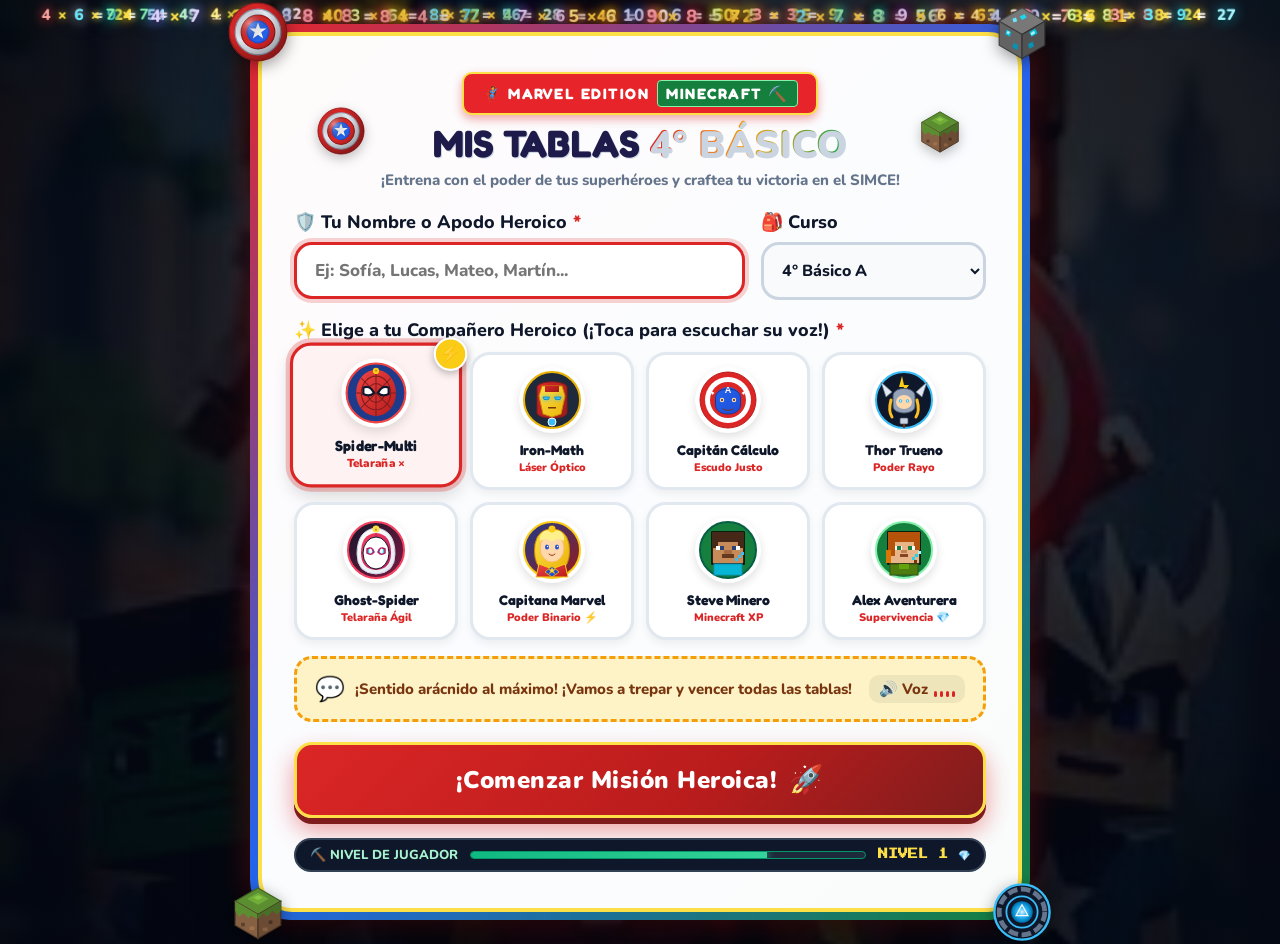
<file: index.html>
<!DOCTYPE html>
<html lang="es">
<head>
  <meta charset="UTF-8">
  <meta name="viewport" content="width=device-width, initial-scale=1.0">
  <title>Mis Tablas 🦸‍♂️ Aventura Marvel & Minecraft 4° Básico</title>
  <!-- Google Fonts: Fredoka & Nunito -->
  <link rel="preconnect" href="https://fonts.googleapis.com">
  <link rel="preconnect" href="https://fonts.gstatic.com" crossorigin>
  <link href="https://fonts.googleapis.com/css2?family=Fredoka:wght@400;600;700;900&family=Nunito:wght@400;700;800;900&family=Press+Start+2P&display=swap" rel="stylesheet">
  <style>
    :root {
      --marvel-red: #E62429;
      --marvel-red-dark: #991B1B;
      --marvel-gold: #FACC15;
      --marvel-blue: #2563EB;
      --minecraft-green: #5B8E31;
      --minecraft-dirt: #866043;
      --minecraft-diamond: #22D3EE;
      --minecraft-dark: #1E293B;
      --card-bg: rgba(255, 255, 255, 0.98);
      --text-main: #0F172A;
      --text-muted: #64748B;
      --radius-lg: 32px;
      --radius-md: 18px;
    }

    * {
      box-sizing: border-box;
      margin: 0;
      padding: 0;
      font-family: 'Nunito', sans-serif;
    }

    body {
      min-height: 100vh;
      background: radial-gradient(circle at 50% 20%, #1E3A8A 0%, #0F172A 60%, #022C22 100%);
      display: flex;
      justify-content: center;
      align-items: center;
      padding: 24px 16px;
      position: relative;
      overflow-x: hidden;
    }

    /* Canvas para Serpentinas, Brillos y Confeti */
    #confettiCanvas {
      position: fixed;
      inset: 0;
      pointer-events: none;
      z-index: 9999;
    }

    /* Fondo de Batalla Marvel & Minecraft 3D en Cámara Lenta */
    .login-scenic-battle-bg {
      position: fixed;
      inset: -5%;
      width: 110%;
      height: 110%;
      z-index: 0;
      pointer-events: none;
      overflow: hidden;
      animation: slowmoPanoramaDrift 28s infinite ease-in-out alternate;
    }

    .login-battle-img {
      width: 100%;
      height: 100%;
      object-fit: cover;
      object-position: center 35%;
      filter: saturate(1.2) brightness(0.46) contrast(1.15);
    }

    .login-battle-overlay {
      position: absolute;
      inset: 0;
      background: radial-gradient(circle at 50% 45%, rgba(15, 23, 42, 0.4) 0%, rgba(3, 7, 18, 0.88) 85%);
    }

    @keyframes slowmoPanoramaDrift {
      0% { transform: scale(1.02) translate3d(0, 0, 0); }
      50% { transform: scale(1.06) translate3d(-14px, 10px, 0); }
      100% { transform: scale(1.03) translate3d(12px, -10px, 0); }
    }

    /* Fondo animado con Tablas de Multiplicar Flotantes */
    .hero-bg {
      position: fixed;
      inset: 0;
      pointer-events: none;
      z-index: 1;
      overflow: hidden;
    }

    .floating-item.math-pill {
      position: absolute;
      user-select: none;
      display: inline-flex;
      align-items: center;
      gap: 8px;
      padding: 4px 10px;
      background: transparent !important;
      border: none !important;
      box-shadow: none !important;
      backdrop-filter: none !important;
      font-family: 'Fredoka', cursive, 'Nunito', sans-serif;
      font-weight: 800;
      letter-spacing: 0.8px;
      white-space: nowrap;
      will-change: transform, opacity;
      pointer-events: none;
    }

    .math-pill .math-expr {
      color: inherit;
      font-weight: 800;
    }

    .math-pill .math-times {
      color: #FDE047;
      font-weight: 900;
      margin: 0 2px;
      text-shadow: 0 0 8px rgba(250, 204, 21, 0.8);
    }

    .math-pill .math-eq {
      color: rgba(255, 255, 255, 0.95);
      font-weight: 900;
      margin: 0 2px;
      text-shadow: 0 0 6px rgba(255, 255, 255, 0.6);
    }

    .math-pill .math-res {
      background: transparent !important;
      color: #FDE047;
      font-weight: 900;
      padding: 0;
      border: none !important;
      box-shadow: none !important;
      text-shadow: 0 0 10px rgba(250, 204, 21, 0.9), 0 2px 4px #000;
    }

    /* Variantes de Color de Texto Heroicas y Minecraft (Sin fondos) */
    .math-theme-red {
      color: #FCA5A5;
      text-shadow: 0 0 10px #EF4444, 0 0 20px rgba(239, 68, 68, 0.6), 0 2px 5px rgba(0,0,0,0.9);
    }

    .math-theme-diamond {
      color: #67E8F9;
      text-shadow: 0 0 10px #06B6D4, 0 0 20px rgba(34, 211, 238, 0.6), 0 2px 5px rgba(0,0,0,0.9);
    }
    .math-theme-diamond .math-res {
      color: #A5F3FC;
      text-shadow: 0 0 12px #22D3EE, 0 2px 5px #000;
    }

    .math-theme-green {
      color: #86EFAC;
      text-shadow: 0 0 10px #10B981, 0 0 20px rgba(16, 185, 129, 0.6), 0 2px 5px rgba(0,0,0,0.9);
    }
    .math-theme-green .math-res {
      color: #BBF7D0;
      text-shadow: 0 0 12px #34D399, 0 2px 5px #000;
    }

    .math-theme-purple {
      color: #DDD6FE;
      text-shadow: 0 0 10px #A855F7, 0 0 20px rgba(168, 85, 247, 0.6), 0 2px 5px rgba(0,0,0,0.9);
    }

    .math-theme-gold {
      color: #FEF08A;
      text-shadow: 0 0 10px #F59E0B, 0 0 20px rgba(245, 158, 11, 0.6), 0 2px 5px rgba(0,0,0,0.9);
    }
    .math-theme-gold .math-res {
      color: #FFFFFF;
      text-shadow: 0 0 12px #FDE047, 0 2px 5px #000;
    }

    .math-theme-blue {
      color: #BFDBFE;
      text-shadow: 0 0 10px #3B82F6, 0 0 20px rgba(59, 130, 246, 0.6), 0 2px 5px rgba(0,0,0,0.9);
    }

    .math-theme-rose {
      color: #FDA4AF;
      text-shadow: 0 0 10px #F43F5E, 0 0 20px rgba(244, 63, 94, 0.6), 0 2px 5px rgba(0,0,0,0.9);
    }

    .math-theme-lime {
      color: #D9F99D;
      text-shadow: 0 0 10px #84CC16, 0 0 20px rgba(132, 204, 22, 0.6), 0 2px 5px rgba(0,0,0,0.9);
    }

    /* Animaciones hacia arriba con balanceo suave y natural */
    @keyframes floatMathLeft {
      0% {
        transform: translateY(112vh) translateX(0px) rotate(-5deg) scale(0.9);
        opacity: 0;
      }
      8% {
        opacity: 0.9;
      }
      50% {
        transform: translateY(50vh) translateX(22px) rotate(4deg) scale(1);
      }
      92% {
        opacity: 0.9;
      }
      100% {
        transform: translateY(-16vh) translateX(-18px) rotate(-4deg) scale(1.05);
        opacity: 0;
      }
    }

    @keyframes floatMathRight {
      0% {
        transform: translateY(112vh) translateX(0px) rotate(5deg) scale(0.9);
        opacity: 0;
      }
      8% {
        opacity: 0.9;
      }
      50% {
        transform: translateY(50vh) translateX(-22px) rotate(-4deg) scale(1);
      }
      92% {
        opacity: 0.9;
      }
      100% {
        transform: translateY(-16vh) translateX(18px) rotate(4deg) scale(1.05);
        opacity: 0;
      }
    }

    @keyframes floatMathCenter {
      0% {
        transform: translateY(112vh) translateX(0px) rotate(-2deg) scale(0.92);
        opacity: 0;
      }
      8% {
        opacity: 0.88;
      }
      50% {
        transform: translateY(50vh) translateX(12px) rotate(3deg) scale(1);
      }
      92% {
        opacity: 0.88;
      }
      100% {
        transform: translateY(-16vh) translateX(-12px) rotate(-2deg) scale(1.04);
        opacity: 0;
      }
    }

    /* =========================================================================
       MARCO HEROICO DEL LOGIN (FORMA DE ESCUDO Y BLOQUES 3D)
       ========================================================================= */
    .login-wrapper-outer {
      position: relative;
      z-index: 10;
      width: 100%;
      max-width: 780px;
      padding: 8px;
      /* Marco metálico estilo Escudo Vibranium y Obsidiana */
      background: linear-gradient(135deg, #E62429 0%, #2563EB 50%, #15803D 100%);
      border-radius: 40px;
      box-shadow: 0 20px 50px rgba(0, 0, 0, 0.6), 0 0 30px rgba(230, 36, 41, 0.4);
      animation: popIn 0.55s cubic-bezier(0.175, 0.885, 0.32, 1.275);
    }

    @keyframes popIn {
      0% { transform: scale(0.8); opacity: 0; }
      100% { transform: scale(1); opacity: 1; }
    }

    /* Decoraciones 3D en las esquinas */
    .corner-decor {
      position: absolute;
      width: 60px;
      height: 60px;
      z-index: 20;
      pointer-events: none;
      filter: drop-shadow(0 4px 8px rgba(0,0,0,0.4));
      animation: bobCorner 3s infinite ease-in-out alternate;
    }

    .corner-top-left {
      top: -22px;
      left: -22px;
    }

    .corner-top-right {
      top: -22px;
      right: -22px;
      animation-delay: 0.6s;
    }

    .corner-bottom-left {
      bottom: -22px;
      left: -22px;
      animation-delay: 1.2s;
    }

    .corner-bottom-right {
      bottom: -22px;
      right: -22px;
      animation-delay: 1.8s;
    }

    @keyframes bobCorner {
      0% { transform: translateY(0) rotate(0deg) scale(1); }
      100% { transform: translateY(-8px) rotate(6deg) scale(1.08); }
    }

    /* Tarjeta Principal Interior */
    .login-card-inner {
      background: var(--card-bg);
      border-radius: 34px;
      padding: 36px 32px;
      border: 4px solid #FDE047;
      position: relative;
      overflow: hidden;
    }

    /* Borde temático superior con Escudo y Bloques */
    .header-hero-bar {
      display: flex;
      align-items: center;
      justify-content: center;
      gap: 16px;
      margin-bottom: 20px;
    }

    .badge-icon-left, .badge-icon-right {
      width: 48px;
      height: 48px;
      filter: drop-shadow(0 4px 6px rgba(0,0,0,0.25));
    }

    .main-title-badge {
      text-align: center;
    }

    .marvel-title-pill {
      display: inline-flex;
      align-items: center;
      gap: 8px;
      background: var(--marvel-red);
      color: #FFFFFF;
      padding: 6px 18px;
      border-radius: 10px;
      box-shadow: 0 4px 10px rgba(220, 38, 38, 0.4);
      margin-bottom: 8px;
      border: 2px solid #FDE047;
    }

    .marvel-title-pill span {
      font-family: 'Fredoka', cursive;
      font-size: 15px;
      font-weight: 900;
      letter-spacing: 1.5px;
      text-transform: uppercase;
    }

    .minecraft-pill-tag {
      background: #15803D;
      color: #FFFFFF;
      font-family: 'Press Start 2P', monospace;
      font-size: 9px;
      padding: 3px 8px;
      border-radius: 4px;
      border: 1px solid #86EFAC;
    }

    .main-title {
      font-family: 'Fredoka', cursive;
      font-size: 38px;
      font-weight: 900;
      color: #1E1B4B;
      line-height: 1.1;
      text-shadow: 1px 1px 0 #CBD5E1;
    }

    .main-title .highlight-fire {
      background: linear-gradient(90deg, #DC2626, #F59E0B, #16A34A);
      -webkit-background-clip: text;
      -webkit-text-fill-color: transparent;
    }

    .subtitle-tag {
      color: var(--text-muted);
      font-size: 15px;
      font-weight: 800;
      margin-top: 4px;
    }

    /* Barra de Perfil Guardado */
    .saved-profile-bar {
      display: none;
      background: linear-gradient(135deg, #F0FDF4, #DCFCE7);
      border: 3px dashed #16A34A;
      border-radius: var(--radius-md);
      padding: 12px 18px;
      margin-bottom: 20px;
      align-items: center;
      justify-content: space-between;
      box-shadow: 0 4px 12px rgba(22, 163, 74, 0.15);
    }

    .saved-profile-info {
      display: flex;
      align-items: center;
      gap: 12px;
    }

    .saved-avatar-mini {
      width: 46px;
      height: 46px;
      border-radius: 50%;
      background: #FFFFFF;
      display: flex;
      align-items: center;
      justify-content: center;
      border: 3px solid #16A34A;
      overflow: hidden;
      box-shadow: 0 2px 6px rgba(0,0,0,0.15);
    }

    .saved-avatar-mini img {
      width: 100%;
      height: 100%;
      object-fit: cover;
    }

    .btn-quick-continue {
      background: linear-gradient(135deg, #16A34A, #15803D);
      color: white;
      border: none;
      border-radius: 12px;
      padding: 10px 18px;
      font-weight: 900;
      cursor: pointer;
      font-size: 14px;
      box-shadow: 0 4px 0 #14532D;
      transition: all 0.15s ease;
      display: flex;
      align-items: center;
      gap: 6px;
    }

    .btn-quick-continue:hover {
      transform: translateY(-2px);
      box-shadow: 0 6px 0 #14532D;
    }

    /* Campos de Entrada */
    .form-group {
      margin-bottom: 18px;
    }

    .form-label {
      display: flex;
      align-items: center;
      gap: 6px;
      font-family: 'Fredoka', cursive;
      font-size: 18px;
      font-weight: 800;
      color: var(--text-main);
      margin-bottom: 8px;
    }

    .input-row {
      display: grid;
      grid-template-columns: 2fr 1fr;
      gap: 16px;
    }

    .input-text {
      width: 100%;
      padding: 14px 18px;
      font-size: 17px;
      font-weight: 800;
      color: var(--text-main);
      background: #F8FAFC;
      border: 3px solid #CBD5E1;
      border-radius: var(--radius-md);
      outline: none;
      transition: all 0.2s ease;
    }

    .input-text:focus {
      background: #FFFFFF;
      border-color: #DC2626;
      box-shadow: 0 0 0 4px rgba(220, 38, 38, 0.2);
    }

    .select-course {
      width: 100%;
      padding: 14px 14px;
      font-size: 16px;
      font-weight: 800;
      color: var(--text-main);
      background: #F8FAFC;
      border: 3px solid #CBD5E1;
      border-radius: var(--radius-md);
      outline: none;
      cursor: pointer;
    }

    /* Grilla de Avatares estilo Hotbar / Cómic */
    .avatar-grid {
      display: grid;
      grid-template-columns: repeat(4, 1fr);
      gap: 12px;
      margin-top: 10px;
    }

    .avatar-card {
      background: #FFFFFF;
      border: 3px solid #E2E8F0;
      border-radius: 20px;
      padding: 12px 6px;
      text-align: center;
      cursor: pointer;
      position: relative;
      transition: all 0.22s cubic-bezier(0.175, 0.885, 0.32, 1.275);
      user-select: none;
      box-shadow: 0 4px 8px rgba(0,0,0,0.06);
    }

    .avatar-card:hover {
      transform: translateY(-6px) scale(1.03);
      border-color: #DC2626;
      background: #FEF2F2;
      box-shadow: 0 10px 20px rgba(220, 38, 38, 0.2);
    }

    .avatar-card.selected {
      border-color: #DC2626;
      background: #FEF2F2;
      box-shadow: 0 0 0 4px rgba(220, 38, 38, 0.25), 0 8px 16px rgba(0,0,0,0.15);
      transform: translateY(-6px) scale(1.05);
    }

    .avatar-card.selected::after {
      content: '⚡';
      position: absolute;
      top: -8px;
      right: -8px;
      width: 28px;
      height: 28px;
      background: #FACC15;
      color: #78350F;
      border-radius: 50%;
      font-size: 16px;
      font-weight: 900;
      display: flex;
      align-items: center;
      justify-content: center;
      border: 2px solid white;
      box-shadow: 0 2px 8px rgba(0,0,0,0.3);
    }

    .avatar-icon-wrap {
      width: 66px;
      height: 66px;
      margin: 0 auto 8px;
      border-radius: 50%;
      background: #FFFFFF;
      box-shadow: 0 4px 10px rgba(0,0,0,0.12);
      display: flex;
      align-items: center;
      justify-content: center;
      padding: 3px;
      transition: transform 0.25s ease;
    }

    .avatar-card:hover .avatar-icon-wrap {
      transform: scale(1.15) rotate(6deg);
    }

    .avatar-icon-wrap img {
      width: 100%;
      height: 100%;
      object-fit: contain;
    }

    .avatar-name {
      font-family: 'Fredoka', cursive;
      font-size: 14px;
      font-weight: 800;
      color: var(--text-main);
      display: block;
      white-space: nowrap;
      overflow: hidden;
      text-overflow: ellipsis;
    }

    .avatar-role {
      font-size: 11px;
      color: #DC2626;
      font-weight: 900;
      display: block;
      margin-top: 2px;
    }

    /* Caja de Diálogo con Efecto de Onda de Voz Activa */
    .avatar-quote-box {
      margin-top: 16px;
      background: #FEF3C7;
      border: 3px dashed #F59E0B;
      border-radius: var(--radius-md);
      padding: 14px 18px;
      display: flex;
      align-items: center;
      justify-content: space-between;
      gap: 12px;
      color: #78350F;
      font-size: 15px;
      font-weight: 800;
      cursor: pointer;
      transition: all 0.25s ease;
      position: relative;
    }

    .avatar-quote-box:hover {
      background: #FDE68A;
      transform: translateY(-2px);
    }

    .avatar-quote-box.speaking-active {
      border-color: #DC2626;
      background: #FEF2F2;
      color: #991B1B;
      box-shadow: 0 0 20px rgba(220, 38, 38, 0.45);
      animation: speechPulse 0.6s infinite alternate ease-in-out;
    }

    @keyframes speechPulse {
      0% { transform: scale(1); }
      100% { transform: scale(1.03); }
    }

    /* Indicador animado de ondas de voz */
    .voice-waves {
      display: inline-flex;
      align-items: flex-end;
      gap: 3px;
      height: 16px;
      margin-left: 6px;
    }

    .voice-bar {
      width: 3px;
      background: #DC2626;
      border-radius: 2px;
      height: 6px;
      transition: height 0.15s ease;
    }

    .speaking-active .voice-bar:nth-child(1) { animation: waveAnim 0.4s infinite alternate; }
    .speaking-active .voice-bar:nth-child(2) { animation: waveAnim 0.5s infinite alternate 0.1s; }
    .speaking-active .voice-bar:nth-child(3) { animation: waveAnim 0.35s infinite alternate 0.2s; }
    .speaking-active .voice-bar:nth-child(4) { animation: waveAnim 0.45s infinite alternate 0.15s; }

    @keyframes waveAnim {
      0% { height: 4px; }
      100% { height: 16px; }
    }

    /* Mensaje de error de validación */
    .feedback-error {
      color: #DC2626;
      font-size: 14px;
      font-weight: 800;
      margin-top: 6px;
      display: none;
      align-items: center;
      gap: 6px;
    }

    /* Botón Épico estilo Vengadores / Minecraft */
    .btn-submit {
      width: 100%;
      background: linear-gradient(135deg, #DC2626 0%, #B91C1C 60%, #7F1D1D 100%);
      color: #FFFFFF;
      font-family: 'Fredoka', cursive;
      font-size: 24px;
      font-weight: 900;
      letter-spacing: 0.5px;
      padding: 16px 24px;
      border: 3px solid #FDE047;
      border-radius: var(--radius-md);
      cursor: pointer;
      box-shadow: 0 6px 0 #7F1D1D, 0 12px 24px rgba(220, 38, 38, 0.45);
      transition: all 0.15s ease;
      display: flex;
      align-items: center;
      justify-content: center;
      gap: 12px;
      margin-top: 20px;
    }

    .btn-submit:hover {
      transform: translateY(-3px);
      box-shadow: 0 9px 0 #7F1D1D, 0 16px 28px rgba(220, 38, 38, 0.55);
      background: linear-gradient(135deg, #EF4444 0%, #DC2626 50%, #991B1B 100%);
    }

    .btn-submit:active {
      transform: translateY(3px);
      box-shadow: 0 3px 0 #7F1D1D;
    }

    /* Barra de XP de Minecraft en el footer */
    .minecraft-xp-footer {
      margin-top: 20px;
      background: #0F172A;
      border: 2px solid #334155;
      border-radius: 999px;
      padding: 6px 14px;
      display: flex;
      align-items: center;
      justify-content: space-between;
      color: #A7F3D0;
      font-size: 13px;
      font-weight: 800;
    }

    .xp-bar-visual {
      flex: 1;
      height: 8px;
      background: #1E293B;
      border-radius: 4px;
      margin: 0 12px;
      overflow: hidden;
      border: 1px solid #059669;
    }

    .xp-fill {
      width: 75%;
      height: 100%;
      background: linear-gradient(90deg, #10B981, #34D399);
      box-shadow: 0 0 8px #34D399;
    }

    .shake {
      animation: shakeInput 0.4s ease;
    }

    @keyframes shakeInput {
      0%, 100% { transform: translateX(0); }
      20%, 60% { transform: translateX(-8px); }
      40%, 80% { transform: translateX(8px); }
    }

    @media (max-width: 680px) {
      .login-wrapper-outer { padding: 4px; border-radius: 28px; }
      .login-card-inner { padding: 24px 16px; border-radius: 24px; }
      .main-title { font-size: 28px; }
      .avatar-grid { grid-template-columns: repeat(2, 1fr); }
      .input-row { grid-template-columns: 1fr; }
      .corner-decor { display: none; }
    }
  </style>
</head>
<body>

  <!-- Canvas de Serpentinas, Confeti y Brillos -->
  <canvas id="confettiCanvas"></canvas>

  <!-- Fondo de Batalla Marvel & Minecraft 3D en Cámara Lenta -->
  <div class="login-scenic-battle-bg">
    <img src="Sistema/IMAGEN/marvel_minecraft_battle.png" alt="Minecraft Marvel Battle" class="login-battle-img">
    <div class="login-battle-overlay"></div>
  </div>

  <!-- Partículas flotantes estilo Marvel & Minecraft -->
  <div class="hero-bg" id="heroBg"></div>

  <!-- MARCO HEROICO CON DECORACIONES 3D -->
  <div class="login-wrapper-outer">
    <!-- Decoraciones en esquinas: Escudo y Bloques -->
    <img src="Sistema/IMAGEN/escudo_marvel.svg" class="corner-decor corner-top-left" alt="Escudo Marvel">
    <img src="Sistema/IMAGEN/bloque_diamante.svg" class="corner-decor corner-top-right" alt="Diamante Minecraft">
    <img src="Sistema/IMAGEN/bloque_minecraft.svg" class="corner-decor corner-bottom-left" alt="Bloque Minecraft">
    <img src="Sistema/IMAGEN/reactor_arc.svg" class="corner-decor corner-bottom-right" alt="Reactor Arc">

    <!-- Tarjeta Interior del Login -->
    <div class="login-card-inner">
      <!-- Encabezado con Escudo y Bloque -->
      <div class="header-hero-bar">
        <img src="Sistema/IMAGEN/escudo_marvel.svg" class="badge-icon-left" alt="Escudo">
        <div class="main-title-badge">
          <div class="marvel-title-pill">
            <span>🦸 MARVEL EDITION</span>
            <span class="minecraft-pill-tag">MINECRAFT ⛏️</span>
          </div>
          <h1 class="main-title">MIS TABLAS <span class="highlight-fire">4° BÁSICO</span></h1>
          <p class="subtitle-tag">¡Entrena con el poder de tus superhéroes y craftea tu victoria en el SIMCE!</p>
        </div>
        <img src="Sistema/IMAGEN/bloque_minecraft.svg" class="badge-icon-right" alt="Bloque">
      </div>

      <!-- Barra de Perfil Guardado -->
      <div class="saved-profile-bar" id="savedProfileBar">
        <div class="saved-profile-info">
          <div class="saved-avatar-mini" id="savedAvatarMini">
            <img src="Sistema/IMAGEN/avatar_spiderman.svg" alt="Avatar">
          </div>
          <div>
            <div style="font-weight: 900; color: #166534; font-size: 16px;" id="savedProfileName">¡Hola de nuevo, Héroe!</div>
            <div style="font-size: 13px; color: #15803D; font-weight:800;" id="savedProfileCourse">4° Básico A • Perfil guardado</div>
          </div>
        </div>
        <button class="btn-quick-continue" id="btnQuickContinue">
          <span>Continuar Misión</span>
          <span>➔</span>
        </button>
      </div>

      <!-- Formulario de Acceso -->
      <form id="loginForm" autocomplete="off" onsubmit="return false;">
        <div class="input-row">
          <!-- Nombre -->
          <div class="form-group">
            <label class="form-label" for="nombreEstudiante">
              <span>🛡️ Tu Nombre o Apodo Heroico</span>
              <span style="color:#DC2626;">*</span>
            </label>
            <div class="input-container">
              <input 
                type="text" 
                id="nombreEstudiante" 
                class="input-text" 
                placeholder="Ej: Sofía, Lucas, Mateo, Martín..." 
                maxlength="24"
                autofocus
              >
            </div>
            <div class="feedback-error" id="nameError">
              <span>⚠️</span> Por favor escribe tu nombre para registrarte en la base de héroes.
            </div>
          </div>

          <!-- Curso -->
          <div class="form-group">
            <label class="form-label" for="cursoEstudiante">
              <span>🎒 Curso</span>
            </label>
            <select id="cursoEstudiante" class="select-course">
              <option value="4° Básico A">4° Básico A</option>
              <option value="4° Básico B">4° Básico B</option>
              <option value="4° Básico C">4° Básico C</option>
              <option value="4° Básico">4° Básico</option>
            </select>
          </div>
        </div>

        <!-- Selección de Superhéroes / Minecraft -->
        <div class="form-group">
          <label class="form-label">
            <span>✨ Elige a tu Compañero Heroico (¡Toca para escuchar su voz!)</span>
            <span style="color:#DC2626;">*</span>
          </label>
          
          <div class="avatar-grid" id="avatarGrid">
            <!-- 1. Spider-Man -->
            <div class="avatar-card selected" data-id="spiderman" data-sound="thwip" data-name="Spider-Multi" data-quote="¡Sentido arácnido al máximo! ¡Vamos a trepar y vencer todas las tablas!">
              <div class="avatar-icon-wrap">
                <img src="Sistema/IMAGEN/avatar_spiderman.svg" alt="Spider-Multi">
              </div>
              <span class="avatar-name">Spider-Multi</span>
              <span class="avatar-role">Telaraña ×</span>
            </div>

            <!-- 2. Iron Man -->
            <div class="avatar-card" data-id="ironman" data-sound="jarvis" data-name="Iron-Math" data-quote="¡Sistemas listos! ¡Reactor Arc al cien por ciento! ¡Calculando a la velocidad de la luz!">
              <div class="avatar-icon-wrap">
                <img src="Sistema/IMAGEN/avatar_ironman.svg" alt="Iron-Math">
              </div>
              <span class="avatar-name">Iron-Math</span>
              <span class="avatar-role">Láser Óptico</span>
            </div>

            <!-- 3. Capitán América -->
            <div class="avatar-card" data-id="capitan" data-sound="shield" data-name="Capitán Cálculo" data-quote="¡Atención Vengadores! ¡Puedo resolver matemáticas todo el día!">
              <div class="avatar-icon-wrap">
                <img src="Sistema/IMAGEN/avatar_capitan.svg" alt="Capitán Cálculo">
              </div>
              <span class="avatar-name">Capitán Cálculo</span>
              <span class="avatar-role">Escudo Justo</span>
            </div>

            <!-- 4. Thor -->
            <div class="avatar-card" data-id="thor" data-sound="thunder" data-name="Thor del Trueno" data-quote="¡Por Asgard y el poder del trueno! ¡Ninguna tabla resistirá nuestro martillo!">
              <div class="avatar-icon-wrap">
                <img src="Sistema/IMAGEN/avatar_thor.svg" alt="Thor del Trueno">
              </div>
              <span class="avatar-name">Thor Trueno</span>
              <span class="avatar-role">Poder Rayo</span>
            </div>

            <!-- 5. Ghost-Spider (Spider-Gwen) -->
            <div class="avatar-card" data-id="gwen" data-sound="thwip" data-name="Ghost-Spider" data-quote="¡Sentido arácnido interdimensional activado! ¡Vamos a saltar y resolver todas las tablas!">
              <div class="avatar-icon-wrap">
                <img src="Sistema/IMAGEN/avatar_gwen.svg" alt="Ghost-Spider">
              </div>
              <span class="avatar-name">Ghost-Spider</span>
              <span class="avatar-role">Telaraña Ágil</span>
            </div>

            <!-- 6. Capitana Marvel -->
            <div class="avatar-card" data-id="capitanamarvel" data-sound="thunder" data-name="Capitana Marvel" data-quote="¡Más alto, más lejos, más rápido! ¡Nuestra energía cósmica multiplicará la victoria!">
              <div class="avatar-icon-wrap">
                <img src="Sistema/IMAGEN/avatar_capitanamarvel.svg" alt="Capitana Marvel">
              </div>
              <span class="avatar-name">Capitana Marvel</span>
              <span class="avatar-role">Poder Binario ⚡</span>
            </div>

            <!-- 7. Steve Minecraft -->
            <div class="avatar-card" data-id="steve" data-sound="sword" data-name="Steve Minero" data-quote="¡Pico de diamante listo! ¡A craftear multiplicaciones legendarias!">
              <div class="avatar-icon-wrap">
                <img src="Sistema/IMAGEN/avatar_steve.svg" alt="Steve Minero">
              </div>
              <span class="avatar-name">Steve Minero</span>
              <span class="avatar-role">Minecraft XP</span>
            </div>

            <!-- 8. Alex Minecraft -->
            <div class="avatar-card" data-id="alex" data-sound="sword" data-name="Alex Aventurera" data-quote="¡Espada de diamante y arco encantado listos! ¡A conquistar todas las tablas en el multiverso!">
              <div class="avatar-icon-wrap">
                <img src="Sistema/IMAGEN/avatar_alex.svg" alt="Alex Aventurera">
              </div>
              <span class="avatar-name">Alex Aventurera</span>
              <span class="avatar-role">Supervivencia 💎</span>
            </div>
          </div>

          <!-- Caja de Diálogo con Audio Interactivo -->
          <div class="avatar-quote-box" id="avatarQuoteBox" title="¡Toca para escuchar la voz del héroe!">
            <div style="display: flex; align-items: center; gap: 10px; flex:1;">
              <span style="font-size: 24px;">💬</span>
              <span id="avatarQuoteText">¡Sentido arácnido al máximo! ¡Vamos a trepar y vencer todas las tablas!</span>
            </div>
            <div style="display: flex; align-items: center; background: rgba(0,0,0,0.06); padding: 4px 10px; border-radius: 10px;">
              <span id="speakerStatusIcon">🔊 Voz</span>
              <div class="voice-waves">
                <div class="voice-bar"></div>
                <div class="voice-bar"></div>
                <div class="voice-bar"></div>
                <div class="voice-bar"></div>
              </div>
            </div>
          </div>
        </div>

        <!-- Botón Principal -->
        <button type="button" class="btn-submit" id="btnIngresar">
          <span>¡Comenzar Misión Heroica!</span>
          <span style="font-size: 28px;">🚀</span>
        </button>

        <!-- Barra de Nivel XP Minecraft en el pie -->
        <div class="minecraft-xp-footer">
          <span>⛏️ NIVEL DE JUGADOR</span>
          <div class="xp-bar-visual">
            <div class="xp-fill"></div>
          </div>
          <span style="color:#FDE047; font-family:'Press Start 2P', monospace; font-size:10px;">NIVEL 1 💎</span>
        </div>
      </form>
    </div>
  </div>

  <!-- Sonidos y Script Principal -->
  <script src="Sistema/JS/sound.js"></script>
  <script>
    // Generar tablas de multiplicar flotantes (estilo heroico Marvel & Minecraft)
    const tablasMultiplicar = [
      { a: 2, b: 4 }, { a: 2, b: 7 }, { a: 2, b: 8 }, { a: 2, b: 9 },
      { a: 3, b: 3 }, { a: 3, b: 6 }, { a: 3, b: 7 }, { a: 3, b: 8 }, { a: 3, b: 9 },
      { a: 4, b: 4 }, { a: 4, b: 6 }, { a: 4, b: 7 }, { a: 4, b: 8 }, { a: 4, b: 9 },
      { a: 5, b: 5 }, { a: 5, b: 6 }, { a: 5, b: 7 }, { a: 5, b: 8 }, { a: 5, b: 9 },
      { a: 6, b: 4 }, { a: 6, b: 6 }, { a: 6, b: 7 }, { a: 6, b: 8 }, { a: 6, b: 9 },
      { a: 7, b: 4 }, { a: 7, b: 6 }, { a: 7, b: 7 }, { a: 7, b: 8 }, { a: 7, b: 9 },
      { a: 8, b: 4 }, { a: 8, b: 6 }, { a: 8, b: 7 }, { a: 8, b: 8 }, { a: 8, b: 9 },
      { a: 9, b: 3 }, { a: 9, b: 5 }, { a: 9, b: 6 }, { a: 9, b: 7 }, { a: 9, b: 8 }, { a: 9, b: 9 },
      { a: 10, b: 4 }, { a: 10, b: 6 }, { a: 10, b: 8 }, { a: 10, b: 10 }
    ];

    const themes = [
      'math-theme-red',
      'math-theme-diamond',
      'math-theme-green',
      'math-theme-purple',
      'math-theme-gold',
      'math-theme-blue',
      'math-theme-rose',
      'math-theme-lime'
    ];

    const animNames = ['floatMathLeft', 'floatMathRight', 'floatMathCenter'];
    const bgContainer = document.getElementById('heroBg');

    // Mezclar las multiplicaciones para máxima variedad
    const shuffledTablas = [...tablasMultiplicar].sort(() => Math.random() - 0.5);
    const count = 26;

    for (let i = 0; i < count; i++) {
      const item = shuffledTablas[i % shuffledTablas.length];
      const res = item.a * item.b;

      const el = document.createElement('div');
      const themeClass = themes[i % themes.length];
      el.className = `floating-item math-pill ${themeClass}`;
      
      el.innerHTML = `
        <span class="math-expr">${item.a} <span class="math-times">×</span> ${item.b}</span>
        <span class="math-eq">=</span>
        <span class="math-res">${res}</span>
      `;

      // Posicionamiento horizontal bien distribuido a lo ancho de la pantalla
      const colWidth = 92 / count;
      const leftPos = (i * colWidth) + (Math.random() * (colWidth * 0.7));
      el.style.left = `${Math.min(92, Math.max(2, leftPos)).toFixed(1)}%`;

      // Tamaño de letra variado para dar sensación de profundidad
      const fontSize = (Math.random() * 3.5 + 15).toFixed(1);
      el.style.fontSize = `${fontSize}px`;

      // Duración y tipo de animación (entre 10s y 16s)
      const duration = (Math.random() * 6 + 10).toFixed(1);
      const anim = animNames[i % animNames.length];
      el.style.animationName = anim;
      el.style.animationDuration = `${duration}s`;
      el.style.animationTimingFunction = 'linear';
      el.style.animationIterationCount = 'infinite';

      // Delays negativos para que al abrir la página ya haya tablas flotando en toda la pantalla
      const delay = -(Math.random() * parseFloat(duration)).toFixed(2);
      el.style.animationDelay = `${delay}s`;

      bgContainer.appendChild(el);
    }

    // Avatar seleccionado actualmente
    let selectedAvatar = {
      id: 'spiderman',
      nombre: 'Spider-Multi',
      img: 'Sistema/IMAGEN/avatar_spiderman.svg',
      quote: '¡Sentido arácnido al máximo! ¡Vamos a trepar y vencer todas las tablas!'
    };

    // =========================================================================
    // SISTEMA DE VOZ PERSONALIZADA DE SUPERHÉROES (CERO MONOTONÍA)
    // =========================================================================
    function reproducirSonidoYEfecto(avatarId) {
      if (avatarId === 'hulk') {
        window.sound.playHulkRoar();
      } else if (avatarId === 'pantera') {
        window.sound.playWakandaCry();
      } else if (avatarId === 'ironman') {
        window.sound.playJarvisChime();
      } else if (avatarId === 'thor') {
        window.sound.playThunderClap();
      } else if (avatarId === 'spiderman') {
        window.sound.playWebThwip();
      } else if (avatarId === 'capitan') {
        window.sound.playCapShieldRing();
      } else if (avatarId === 'gwen') {
        window.sound.playWebThwip();
        setTimeout(() => window.sound.playJarvisChime(), 100);
      } else if (avatarId === 'capitanamarvel') {
        window.sound.playThunderClap();
      } else if (avatarId === 'steve') {
        window.sound.playSwordHit();
        setTimeout(() => window.sound.playMinecraftXp(), 100);
      } else if (avatarId === 'alex') {
        window.sound.playSwordHit();
        setTimeout(() => window.sound.playMinecraftXp(), 100);
      } else if (avatarId === 'creeper') {
        window.sound.playCreeperExplode();
      } else {
        window.sound.playMinecraftPop();
      }
    }

    function hablarFraseHeroica(texto, avatarId) {
      // 1. Reproducir primero el efecto cinematográfico del personaje
      reproducirSonidoYEfecto(avatarId);

      if (!('speechSynthesis' in window)) return;
      window.speechSynthesis.cancel();

      // Limpiar caracteres especiales
      let textoLimpio = texto.replace(/[\u{1F300}-\u{1F9FF}|🕷️|⚡|🛡️|🔨|💥|🐾|⛏️|🟩|💎|×|!|¡]/gu, '').trim();

      const utter = new SpeechSynthesisUtterance(textoLimpio);
      utter.lang = 'es-ES';

      // Modulación dramática y potente de tono (pitch) y velocidad (rate)
      const esFemenino = (avatarId === 'gwen' || avatarId === 'capitanamarvel' || avatarId === 'alex');

      if (avatarId === 'gwen') {
        utter.pitch = 1.35; // Voz juvenil femenina brillante, ágil y divertida
        utter.rate = 1.10;
        utter.volume = 1.0;
      } else if (avatarId === 'capitanamarvel') {
        utter.pitch = 1.15; // Voz superheroica femenina poderosa, decidida y cósmica
        utter.rate = 1.02;
        utter.volume = 1.0;
      } else if (avatarId === 'alex') {
        utter.pitch = 1.25; // Voz aventurera femenina entusiasta y valiente
        utter.rate = 1.05;
        utter.volume = 1.0;
      } else if (avatarId === 'thor') {
        utter.pitch = 0.65; // Profundo como el trueno de Asgard
        utter.rate = 0.92;
        utter.volume = 1.0;
      } else if (avatarId === 'spiderman') {
        utter.pitch = 1.22; // Ágil, juvenil, divertido y rápido
        utter.rate = 1.10;
        utter.volume = 1.0;
      } else if (avatarId === 'ironman') {
        utter.pitch = 0.95; // Tecnológico, seguro y brillante
        utter.rate = 1.05;
        utter.volume = 1.0;
      } else if (avatarId === 'capitan') {
        utter.pitch = 0.90; // Voz de líder patriótico y decidido
        utter.rate = 0.96;
        utter.volume = 1.0;
      } else if (avatarId === 'steve') {
        utter.pitch = 1.08; // Aventurero Minecraft entusiasta
        utter.rate = 1.04;
        utter.volume = 1.0;
      }

      // Buscar la mejor voz española (priorizando femeninas para personajes femeninos)
      const voices = window.speechSynthesis.getVoices();
      let mejorVoz = null;

      if (esFemenino) {
        mejorVoz = voices.find(v => 
          (v.lang.startsWith('es') || v.lang.includes('ES') || v.lang.includes('MX')) &&
          (v.name.includes('Helena') || v.name.includes('Sabina') || v.name.includes('Laura') || v.name.includes('Marta') || v.name.includes('Monica') || v.name.includes('Paulina') || v.name.includes('Zira') || v.name.includes('Female'))
        ) || voices.find(v => v.lang.startsWith('es'));
      } else {
        mejorVoz = voices.find(v => 
          (v.lang.startsWith('es') || v.lang.includes('ES') || v.lang.includes('MX')) &&
          (v.name.includes('Google') || v.name.includes('Natural') || v.name.includes('Raul') || v.name.includes('Alvaro') || v.name.includes('Jorge') || v.name.includes('Male'))
        ) || voices.find(v => v.lang.startsWith('es'));
      }

      if (mejorVoz) utter.voice = mejorVoz;

      // Animación en la caja de diálogo
      const quoteBox = document.getElementById('avatarQuoteBox');
      const speakerIcon = document.getElementById('speakerStatusIcon');
      if (quoteBox) {
        quoteBox.classList.add('speaking-active');
        if (speakerIcon) speakerIcon.innerText = '🗣️ Hablando';
        utter.onend = () => {
          quoteBox.classList.remove('speaking-active');
          if (speakerIcon) speakerIcon.innerText = '🔊 Voz';
        };
        utter.onerror = () => {
          quoteBox.classList.remove('speaking-active');
          if (speakerIcon) speakerIcon.innerText = '🔊 Voz';
        };
      }

      // Esperar 180ms para que primero retumbe el sonido característico (trueno, rugido, tambor, láser)
      setTimeout(() => {
        window.speechSynthesis.speak(utter);
      }, 180);
    }

    if ('speechSynthesis' in window) {
      window.speechSynthesis.onvoiceschanged = () => {
        window.speechSynthesis.getVoices();
      };
    }

    // Eventos en tarjetas de superhéroes
    const avatarCards = document.querySelectorAll('.avatar-card');
    const quoteText = document.getElementById('avatarQuoteText');
    const quoteBox = document.getElementById('avatarQuoteBox');

    avatarCards.forEach(card => {
      card.addEventListener('click', () => {
        avatarCards.forEach(c => c.classList.remove('selected'));
        card.classList.add('selected');
        
        selectedAvatar = {
          id: card.dataset.id,
          nombre: card.dataset.name,
          img: card.querySelector('img').src,
          quote: card.dataset.quote
        };

        quoteText.innerText = selectedAvatar.quote;

        // Hablar con la voz modulada del personaje
        hablarFraseHeroica(selectedAvatar.quote, selectedAvatar.id);
      });
    });

    if (quoteBox) {
      quoteBox.addEventListener('click', () => {
        hablarFraseHeroica(selectedAvatar.quote, selectedAvatar.id);
      });
    }

    // Perfil guardado previo
    const savedData = localStorage.getItem('mis_tablas_perfil');
    const savedProfileBar = document.getElementById('savedProfileBar');
    const savedProfileName = document.getElementById('savedProfileName');
    const savedProfileCourse = document.getElementById('savedProfileCourse');
    const savedAvatarMini = document.getElementById('savedAvatarMini');

    if (savedData) {
      try {
        const perfil = JSON.parse(savedData);
        if (perfil.nombre) {
          savedProfileBar.style.display = 'flex';
          savedProfileName.innerText = `¡Bienvenido de vuelta, ${perfil.nombre}!`;
          savedProfileCourse.innerText = `${perfil.curso || '4° Básico'} • Héroe Nivel ${perfil.nivel || 1} (${perfil.xp || 100} XP)`;
          if (perfil.avatarImg) {
            savedAvatarMini.innerHTML = `<img src="${perfil.avatarImg.startsWith('IMAGEN') ? 'Sistema/' + perfil.avatarImg : perfil.avatarImg}" alt="Avatar">`;
          }

          document.getElementById('btnQuickContinue').addEventListener('click', () => {
            window.sound.playMarvelFanfare();
            window.sound.playMinecraftLevelUp();
            lanzarSerpentinasLogin();
            setTimeout(() => {
              window.location.href = 'Sistema/index.html';
            }, 600);
          });
        }
      } catch (e) {
        console.error("Error reading saved profile", e);
      }
    }

    // Validación y Envío del Formulario
    const inputNombre = document.getElementById('nombreEstudiante');
    const selectCurso = document.getElementById('cursoEstudiante');
    const btnIngresar = document.getElementById('btnIngresar');
    const nameError = document.getElementById('nameError');

    inputNombre.addEventListener('input', () => {
      if (inputNombre.value.trim().length >= 2) {
        nameError.style.display = 'none';
        inputNombre.classList.remove('shake');
      }
    });

    inputNombre.addEventListener('keydown', (e) => {
      if (e.key === 'Enter') ejecutarIngreso();
    });

    btnIngresar.addEventListener('click', ejecutarIngreso);

    function ejecutarIngreso() {
      const nombre = inputNombre.value.trim();
      
      if (!nombre || nombre.length < 2) {
        window.sound.playError();
        nameError.style.display = 'flex';
        inputNombre.classList.add('shake');
        inputNombre.focus();
        setTimeout(() => inputNombre.classList.remove('shake'), 500);
        return;
      }

      let perfilActual = {};
      try {
        perfilActual = JSON.parse(localStorage.getItem('mis_tablas_perfil')) || {};
      } catch(e) { perfilActual = {}; }

      const nuevoPerfil = {
        ...perfilActual,
        nombre: nombre,
        curso: selectCurso.value,
        avatarId: selectedAvatar.id,
        avatarNombre: selectedAvatar.nombre,
        avatarImg: 'IMAGEN/' + selectedAvatar.img.split('/').pop(),
        fechaIngreso: new Date().toLocaleDateString(),
        xp: perfilActual.xp || 150,
        estrellas: perfilActual.estrellas || 20,
        nivel: perfilActual.nivel || 1,
        tablasProgreso: perfilActual.tablasProgreso || {
          2: 0, 3: 0, 4: 0, 5: 0, 6: 0, 7: 0, 8: 0, 9: 0, 10: 0
        },
        logrosDesbloqueados: perfilActual.logrosDesbloqueados || ["primer_paso"],
        simceRealizado: perfilActual.simceRealizado || false,
        simcePuntaje: perfilActual.simcePuntaje || 0,
        simceAciertos: perfilActual.simceAciertos || 0
      };

      localStorage.setItem('mis_tablas_perfil', JSON.stringify(nuevoPerfil));
      window.sound.playMarvelFanfare();
      window.sound.playMinecraftLevelUp();
      lanzarSerpentinasLogin();

      btnIngresar.disabled = true;
      btnIngresar.innerHTML = '<span>¡Despegando a la Aventura...! 🚀</span>';

      setTimeout(() => {
        window.location.href = 'Sistema/index.html';
      }, 750);
    }

    // Efectos de Serpentinas, Brillos y Confeti en Login
    const pCanvas = document.getElementById('confettiCanvas');
    const pCtx = pCanvas.getContext('2d');
    let pList = [];

    function resizeCanvas() {
      pCanvas.width = window.innerWidth;
      pCanvas.height = window.innerHeight;
    }
    resizeCanvas();
    window.addEventListener('resize', resizeCanvas);

    function lanzarSerpentinasLogin() {
      const colors = ['#EF4444', '#F59E0B', '#10B981', '#06B6D4', '#8B5CF6', '#FDE047'];
      pList = [];
      for (let i = 0; i < 28; i++) {
        pList.push({
          tipo: 'serpentina',
          x: window.innerWidth / 2,
          y: window.innerHeight * 0.5,
          vx: (Math.random() - 0.5) * 16,
          vy: -(Math.random() * 14 + 6),
          ancho: 8,
          largo: 32,
          color: colors[Math.floor(Math.random() * colors.length)],
          rot: Math.random() * Math.PI,
          vRot: (Math.random() - 0.5) * 0.15,
          life: 1
        });
      }
      for (let i = 0; i < 40; i++) {
        pList.push({
          tipo: 'brillo',
          x: window.innerWidth * (0.1 + Math.random() * 0.8),
          y: window.innerHeight * (0.2 + Math.random() * 0.6),
          vx: (Math.random() - 0.5) * 6,
          vy: (Math.random() - 0.5) * 6,
          radio: 12,
          color: colors[Math.floor(Math.random() * colors.length)],
          rot: 0,
          vRot: (Math.random() - 0.5) * 0.2,
          life: 1
        });
      }
      animarParticulas();
    }

    function animarParticulas() {
      pCtx.clearRect(0, 0, pCanvas.width, pCanvas.height);
      let any = false;

      pList.forEach(p => {
        p.life -= 0.015;
        p.x += p.vx;
        p.y += p.vy;

        if (p.life > 0) {
          any = true;
          pCtx.save();
          pCtx.globalAlpha = Math.max(0, p.life);

          if (p.tipo === 'serpentina') {
            p.vy += 0.3;
            p.rot += p.vRot;
            pCtx.translate(p.x, p.y);
            pCtx.rotate(p.rot);
            pCtx.fillStyle = p.color;
            pCtx.fillRect(-p.ancho/2, 0, p.ancho, p.largo);
          } else {
            p.rot += p.vRot;
            pCtx.translate(p.x, p.y);
            pCtx.rotate(p.rot);
            pCtx.fillStyle = p.color;
            pCtx.beginPath();
            const r = p.radio;
            const inner = r * 0.25;
            for (let s = 0; s < 4; s++) {
              const a1 = (s * Math.PI) / 2;
              const a2 = a1 + Math.PI / 4;
              pCtx.lineTo(Math.cos(a1) * r, Math.sin(a1) * r);
              pCtx.lineTo(Math.cos(a2) * inner, Math.sin(a2) * inner);
            }
            pCtx.closePath();
            pCtx.fill();
          }

          pCtx.restore();
        }
      });

      if (any) requestAnimationFrame(animarParticulas);
      else pCtx.clearRect(0, 0, pCanvas.width, pCanvas.height);
    }
  </script>
</body>
</html>
</file>
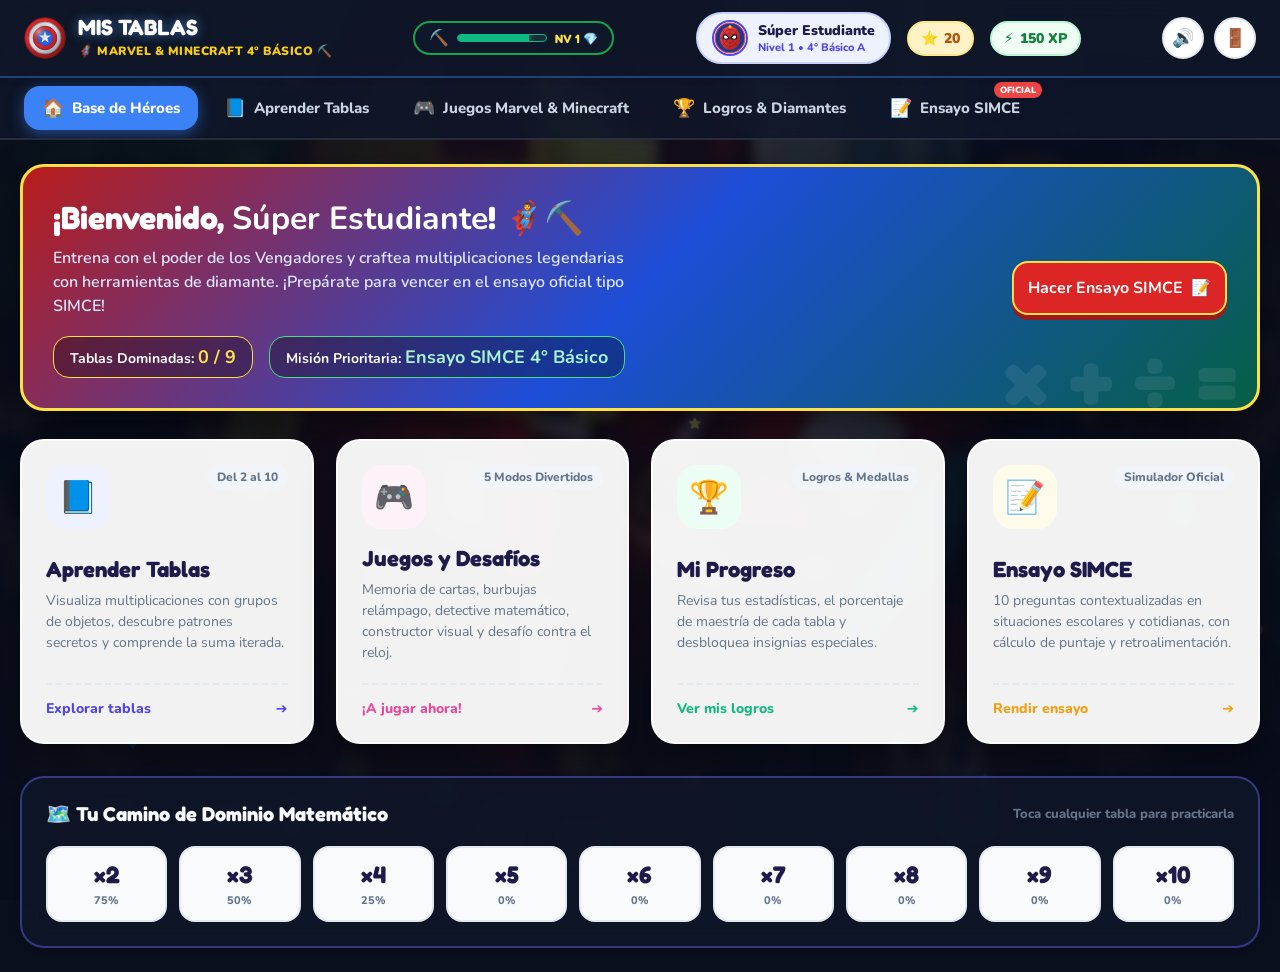
<file: Sistema/index.html>
<!DOCTYPE html>
<html lang="es">
<head>
  <meta charset="UTF-8">
  <meta name="viewport" content="width=device-width, initial-scale=1.0">
  <title>Sistema Mis Tablas 🌟 4° Básico</title>
  <!-- Google Fonts: Fredoka & Nunito -->
  <link rel="preconnect" href="https://fonts.googleapis.com">
  <link rel="preconnect" href="https://fonts.gstatic.com" crossorigin>
  <link href="https://fonts.googleapis.com/css2?family=Fredoka:wght@400;600;700&family=Nunito:wght@400;700;800;900&display=swap" rel="stylesheet">
  <!-- Hoja de Estilos del Sistema -->
  <link rel="stylesheet" href="CSS/style.css">
</head>
<body>

  <!-- Canvas para Confeti de Celebración -->
  <canvas id="confettiCanvas"></canvas>

  <!-- ========================================================================
       ESCENARIO CINEMÁTICO: FONDO ATMOSFÉRICO MARVEL & MINECRAFT SUAVE Y BORROSO
       ======================================================================== -->
  <div class="scenic-3d-battlefield" id="scenicBattlefield">
    <!-- Capa 1: Imagen Panorámica con Desenfoque Suave y Viñeta de Contraste -->
    <div class="battlefield-layer-panorama">
      <img src="IMAGEN/minec_avengers_poster.png" alt="Minecraft Marvel Scenic Background" class="panorama-battle-img" id="panoramaBattleImg">
      <div class="panorama-vignette"></div>
      <div class="slowmo-floating-clouds">
        <div class="voxel-cloud cloud-1"></div>
        <div class="voxel-cloud cloud-2"></div>
      </div>
    </div>

    <!-- Capa 2: Canvas Interactivo con Orbes XP, Rayos y Diamantes Cósmicos Sutiles -->
    <canvas id="menuInteractiveCanvas"></canvas>

    <!-- Capa 3: Filtro de Contraste Oscuro y Difuminado para Protección de Textos -->
    <div class="scenic-frosted-overlay"></div>
  </div>

  <!-- ========================================================================
       BARRA SUPERIOR (HEADER DEL SISTEMA)
       ======================================================================== -->
  <header class="top-header">
    <div class="header-container">
      <!-- Logo y Título Marvel & Minecraft -->
      <div class="brand-section" id="brandSection" title="Ir al menú principal">
        <img src="IMAGEN/escudo_marvel.svg" style="width:42px; height:42px;" alt="Escudo Marvel">
        <div class="brand-text">
          <h1>MIS TABLAS</h1>
          <span style="color:#FACC15; font-weight:900;">🦸 MARVEL & MINECRAFT 4° BÁSICO ⛏️</span>
        </div>
      </div>

      <!-- Barra de Experiencia Minecraft en vivo -->
      <div class="header-mc-xp-bar" style="display:flex; align-items:center; gap:8px; background:#0F172A; padding:4px 14px; border-radius:999px; border:2px solid #16A34A;">
        <span style="font-size:16px;">⛏️</span>
        <div style="width:90px; height:8px; background:#1E293B; border-radius:4px; overflow:hidden; border:1px solid #10B981;">
          <div style="width:80%; height:100%; background:#10B981; box-shadow:0 0 6px #34D399;"></div>
        </div>
        <span style="color:#FDE047; font-family:'Fredoka', cursive; font-size:12px; font-weight:900;" id="hudLevelBadge">NV 1 💎</span>
      </div>

      <!-- Estado del Estudiante -->
      <div class="student-status-bar">
        <div class="student-card-mini">
          <div class="student-avatar-frame">
            <img id="hudAvatarImg" src="IMAGEN/avatar_spiderman.svg" alt="Avatar">
          </div>
          <div class="student-meta">
            <span class="student-name" id="hudNombre">Estudiante</span>
            <span class="student-level-tag" id="hudNivel">Nivel 1 • 4° Básico</span>
          </div>
        </div>

        <div class="stat-pill stars" title="Estrellas acumuladas">
          <span>⭐</span>
          <span id="hudEstrellas">0</span>
        </div>

        <div class="stat-pill xp" title="Puntos de experiencia">
          <span>⚡</span>
          <span id="hudXP">0 XP</span>
        </div>
      </div>

      <!-- Acciones Rápidas -->
      <div class="header-actions">
        <button class="btn-icon-round" id="btnToggleSound" title="Activar / Desactivar Sonido">
          <span id="soundIcon">🔊</span>
        </button>
        <button class="btn-icon-round" id="btnExitUser" title="Cambiar de Estudiante o Avatar">
          <span>🚪</span>
        </button>
      </div>
    </div>
  </header>

  <!-- ========================================================================
       NAVEGACIÓN POR PESTAÑAS (NAVBAR)
       ======================================================================== -->
  <nav class="main-nav-wrapper">
    <div class="nav-container">
      <button class="nav-tab-btn active" data-view="menu">
        <span class="tab-icon">🏠</span>
        <span>Base de Héroes</span>
      </button>
      <button class="nav-tab-btn" data-view="aprender">
        <span class="tab-icon">📘</span>
        <span>Aprender Tablas</span>
      </button>
      <button class="nav-tab-btn" data-view="juegos">
        <span class="tab-icon">🎮</span>
        <span>Juegos Marvel & Minecraft</span>
      </button>
      <button class="nav-tab-btn" data-view="progreso">
        <span class="tab-icon">🏆</span>
        <span>Logros & Diamantes</span>
      </button>
      <button class="nav-tab-btn badge-simce" data-view="simce">
        <span class="tab-icon">📝</span>
        <span>Ensayo SIMCE</span>
      </button>
    </div>
  </nav>

  <!-- ========================================================================
       CONTENIDO PRINCIPAL DINÁMICO (VISTAS)
       ======================================================================== -->
  <main class="main-content">

    <!-- ----------------------------------------------------------------------
         VISTA 1: MENÚ PRINCIPAL
         ---------------------------------------------------------------------- -->
    <section class="app-view active" id="view-menu">
      <!-- Hero Banner Marvel & Minecraft -->
      <div class="welcome-hero-banner" style="background: linear-gradient(135deg, #B91C1C 0%, #1D4ED8 50%, #065F46 100%); border: 3px solid #FDE047; position:relative;">
        <div class="welcome-info">
          <h2>¡Bienvenido, <span id="heroNombreEstudiante">Héroe</span>! 🦸‍♂️⛏️</h2>
          <p>Entrena con el poder de los Vengadores y craftea multiplicaciones legendarias con herramientas de diamante. ¡Prepárate para vencer en el ensayo oficial tipo SIMCE!</p>
          <div class="hero-stats-row">
            <div class="hero-stat-box" style="background:rgba(0,0,0,0.3); border:1px solid #FDE047;">
              Tablas Dominadas: <strong id="heroTablasDominadasCount">0 / 9</strong>
            </div>
            <div class="hero-stat-box" style="background:rgba(0,0,0,0.3); border:1px solid #4ADE80;">
              Misión Prioritaria: <strong style="color:#A7F3D0;">Ensayo SIMCE 4° Básico</strong>
            </div>
          </div>
        </div>
        <div>
          <button class="btn-launch-quiz" id="btnHeroSimce" style="background:#DC2626; border:2px solid #FDE047; box-shadow:0 5px 0 #991B1B; font-size:16px;">
            <span>Hacer Ensayo SIMCE</span>
            <span>📝</span>
          </button>
        </div>
      </div>

      <!-- Tarjetas Principales del Menú -->
      <div class="menu-grid">
        <!-- Tarjeta 1: Aprender Tablas -->
        <div class="menu-card" data-target="aprender" style="--card-accent:#4F46E5; --card-accent-bg:#EEF2FF;">
          <div class="menu-card-top">
            <div class="menu-icon-circle">📘</div>
            <span class="menu-badge">Del 2 al 10</span>
          </div>
          <div>
            <h3 class="menu-card-title">Aprender Tablas</h3>
            <p class="menu-card-desc">Visualiza multiplicaciones con grupos de objetos, descubre patrones secretos y comprende la suma iterada.</p>
          </div>
          <div class="menu-card-action">
            <span>Explorar tablas</span>
            <span>➔</span>
          </div>
        </div>

        <!-- Tarjeta 2: Juegos y Desafíos -->
        <div class="menu-card" data-target="juegos" style="--card-accent:#EC4899; --card-accent-bg:#FDF2F8;">
          <div class="menu-card-top">
            <div class="menu-icon-circle">🎮</div>
            <span class="menu-badge">5 Modos Divertidos</span>
          </div>
          <div>
            <h3 class="menu-card-title">Juegos y Desafíos</h3>
            <p class="menu-card-desc">Memoria de cartas, burbujas relámpago, detective matemático, constructor visual y desafío contra el reloj.</p>
          </div>
          <div class="menu-card-action">
            <span>¡A jugar ahora!</span>
            <span>➔</span>
          </div>
        </div>

        <!-- Tarjeta 3: Progreso y Medallas -->
        <div class="menu-card" data-target="progreso" style="--card-accent:#10B981; --card-accent-bg:#ECFDF5;">
          <div class="menu-card-top">
            <div class="menu-icon-circle">🏆</div>
            <span class="menu-badge">Logros & Medallas</span>
          </div>
          <div>
            <h3 class="menu-card-title">Mi Progreso</h3>
            <p class="menu-card-desc">Revisa tus estadísticas, el porcentaje de maestría de cada tabla y desbloquea insignias especiales.</p>
          </div>
          <div class="menu-card-action">
            <span>Ver mis logros</span>
            <span>➔</span>
          </div>
        </div>

        <!-- Tarjeta 4: Ensayo SIMCE -->
        <div class="menu-card" data-target="simce" style="--card-accent:#F59E0B; --card-accent-bg:#FFFBEB;">
          <div class="menu-card-top">
            <div class="menu-icon-circle">📝</div>
            <span class="menu-badge">Simulador Oficial</span>
          </div>
          <div>
            <h3 class="menu-card-title">Ensayo SIMCE</h3>
            <p class="menu-card-desc">10 preguntas contextualizadas en situaciones escolares y cotidianas, con cálculo de puntaje y retroalimentación.</p>
          </div>
          <div class="menu-card-action">
            <span>Rendir ensayo</span>
            <span>➔</span>
          </div>
        </div>
      </div>

      <!-- Camino de Avance de las Tablas (2 al 10) -->
      <div class="path-progress-section">
        <div class="path-section-header">
          <h3 style="font-size: 20px;">🗺️ Tu Camino de Dominio Matemático</h3>
          <span style="font-size: 13px; font-weight:800; color:var(--text-muted);">Toca cualquier tabla para practicarla</span>
        </div>
        <div class="path-pills-row" id="homePathPillsRow">
          <!-- Generado dinámicamente con JS -->
        </div>
      </div>
    </section>

    <!-- ----------------------------------------------------------------------
         VISTA 2: APRENDER TABLAS (CONCRETO - PICTÓRICO - SIMBÓLICO CON HÉROES)
         ---------------------------------------------------------------------- -->
    <section class="app-view" id="view-aprender">
      <!-- Selector Horizontal de Tablas -->
      <div class="table-learning-header">
        <h2 style="font-size: 30px; margin-bottom: 6px;">📘 Academia de Multiplicación Marvel & Minecraft</h2>
        <p style="color:#CBD5E1; font-weight:700;">Entrena con cada superhéroe mentor, craftea grupos interactivos y domina los secretos del 2 al 10.</p>
      </div>

      <!-- Barra de Estado de Desbloqueo del SIMCE en Aprender Tablas -->
      <div class="simce-unlock-progress-banner" id="simceUnlockBanner">
        <div class="simce-unlock-info">
          <div class="simce-unlock-title">
            <span class="simce-unlock-icon">🎯</span>
            <strong>Misión Ensayo SIMCE:</strong>
            <span id="simceUnlockStatusText">Completa el entrenamiento en las 9 tablas (del 2 al 10) para desbloquear el examen oficial.</span>
          </div>
          <div class="simce-unlock-counter" id="simceUnlockCounter">0 / 9 Tablas Dominadas</div>
        </div>
        <div class="simce-unlock-bar-track">
          <div class="simce-unlock-bar-fill" id="simceUnlockBarFill" style="width: 0%;"></div>
        </div>
      </div>

      <div class="table-selector-strip" id="tableSelectorStrip">
        <!-- Generado dinámicamente con JS (Tabla del 2 al 10) -->
      </div>

      <!-- Banner del Mentor Heroico Activo de la Tabla -->
      <div class="table-mentor-banner" id="tableMentorBanner">
        <div class="mentor-avatar-badge">
          <img id="mentorAvatarImg" src="IMAGEN/avatar_spiderman.svg" alt="Mentor">
          <div class="mentor-pulse-ring"></div>
        </div>
        <div class="mentor-text-info">
          <div class="mentor-universe-tag" id="mentorUniverseTag">MARVEL SPIDER-VERSE</div>
          <h3 id="mentorNameTitle">Spider-Man & Ghost-Spider</h3>
          <p id="mentorMottoText">"¡Lanza telarañas dobles a máxima velocidad! Multiplicar por 2 es calcular el doble exacto."</p>
        </div>
        <div class="mentor-actions-cluster">
          <button type="button" class="btn-rhythm-action" id="btnRhythmWalkthrough" title="Entrenar la tabla en racha animada automática con música y chispas">
            <span class="rhythm-icon">⚡</span>
            <span>▶️ Racha Rítmica Animada</span>
          </button>
          <button type="button" class="btn-rhythm-action btn-master-table" id="btnMasterCurrentTable" title="Marcar esta tabla como dominada y avanzar hacia el SIMCE" style="background: linear-gradient(135deg, #10B981, #059669); border-color: #34D399;">
            <span class="rhythm-icon">⭐</span>
            <span id="btnMasterTableText">¡Marcar como Dominada!</span>
          </button>
        </div>
      </div>

      <!-- Panel Dividido: Visualización Concreta vs Patrones y Práctica -->
      <div class="table-view-grid">
        <!-- Columna Izquierda: Visualizador 3D Interactivo y Grupos Animados -->
        <div class="card-visual-learning">
          <div class="visual-controls-bar">
            <div class="math-expression-big" id="mathExpressionDisplay">2 × 3 = 6</div>
            <div class="stepper-btn-group">
              <button class="btn-stepper" id="btnStepDown" title="Disminuir multiplicador">−</button>
              <button class="btn-stepper" id="btnStepUp" title="Aumentar multiplicador">+</button>
              <button class="btn-stepper" id="btnToggleCommutative" title="Cambiar orden (Propiedad Conmutativa en 3D)" style="width: auto; padding: 0 14px; font-size: 13px; border-radius: var(--radius-full);">
                🔄 Invertir 3D
              </button>
            </div>
          </div>

          <!-- Selector de Modo de Aprendizaje: Cubos 3D vs Grupos -->
          <div class="learning-mode-selector">
            <button type="button" class="btn-mode-tab active" id="btnMode3D">
              <span>🧊</span> Modo Cubos 3D Voxel (Girar y Mover)
            </button>
            <button type="button" class="btn-mode-tab" id="btnModeGrupos">
              <span>📦</span> Modo Grupos del Mentor
            </button>
          </div>

          <!-- Controles del Escenario 3D Interactivo -->
          <div class="voxel-3d-toolbar" id="voxel3DToolbar">
            <button type="button" class="btn-3d-tool active" id="btnToggleAutoSpin" title="Activar / Pausar giro continuo en 3D">
              <span>🔄</span> Auto-Giro
            </button>
            <button type="button" class="btn-3d-tool" id="btnExplode3DCubes" title="Separar los grupos de cubos para ver cada grupo claramente">
              <span>💥</span> Separar Grupos
            </button>
            <button type="button" class="btn-3d-tool" id="btnReset3DView" title="Volver a la perspectiva isométrica">
              <span>🎯</span> Centrar Vista
            </button>
          </div>

          <!-- Guía Interactiva para Tocar, Arrastrar y Contar -->
          <div class="interactive-tap-guide" id="interactiveTapGuide">
            <span>🖱️ <strong>Arrastra con el ratón o desliza con el dedo</strong> para girar en 360° en 3D • ¡Toca cualquier cubo para contarlo con notas musicales! 🎵</span>
          </div>

          <!-- Escenario 3D Voxel Interactivo (Con perspectiva real y rotación 360°) -->
          <div class="voxel-3d-viewport" id="voxel3DViewport" title="Haz clic y arrastra para rotar los cubos en 3D">
            <div class="voxel-3d-scene" id="voxel3DScene">
              <!-- Cubos 3D inyectados dinámicamente con JS -->
            </div>
          </div>

          <!-- Escenario Pictórico Alternativo de Grupos Stark / Cofres Minecraft -->
          <div class="groups-stage-box" id="groupsStageBox" style="display:none;">
            <!-- Pods con objetos animados se insertan dinámicamente -->
          </div>

          <!-- Chip de Conteo Interactivo en Vivo -->
          <div class="interactive-count-chip" id="interactiveCountChip" style="display:none;"></div>

          <!-- Representación Simbólica (Suma Iterada) -->
          <div class="iterated-sum-box" id="iteratedSumDisplay">
            <strong>Suma iterada:</strong> 2 + 2 + 2 = 6
          </div>
        </div>

        <!-- Columna Derecha: Patrones, Trucos 3D y Desafío Rápido -->
        <div class="card-table-practice">
          <div class="tip-banner-card" id="tipBannerCard">
            <div class="tip-banner-header">
              <span id="tipBannerIcon">✨</span>
              <span id="tablaTituloActivo">Tabla del 2</span>
            </div>
            <p class="tip-banner-text" id="tablaPatronActivo">
              Todos los resultados son números pares. ¡Multiplicar por 2 es calcular el doble!
            </p>
            <div style="margin-top: 10px; font-size: 13px; font-weight: 800; color: #1E40AF;" id="tablaTrucoActivo">
              💡 Truco Mágico: Suma el número consigo mismo.
            </div>
          </div>

          <!-- Lista Rápida 1 a 10 de la Tabla -->
          <h4 style="font-size: 16px; margin-bottom: 8px;">Valores de la Tabla (toca para ver su grupo):</h4>
          <div class="table-quick-grid" id="tableQuickGrid">
            <!-- Operaciones del 1 al 10 generadas por JS -->
          </div>

          <!-- Botones de Acción -->
          <div style="display: flex; gap: 10px; margin-top: auto; flex-wrap: wrap;">
            <button type="button" class="btn-stepper" id="btnPistaHeroica" style="width:auto; padding:0 14px; border-radius:var(--radius-md); font-size:14px;" title="Pedir pista heroica">
              🛡️ Pista Heroica
            </button>
            <button type="button" class="btn-launch-quiz" id="btnLaunchTableQuiz" style="flex:1;">
              <span>🎯 Desafío Rápido</span>
            </button>
          </div>
        </div>
      </div>
    </section>

    <!-- ----------------------------------------------------------------------
         VISTA 3: JUEGOS Y DESAFÍOS (MINIJUEGOS DINÁMICOS MARVEL & MINECRAFT)
         ---------------------------------------------------------------------- -->
    <section class="app-view" id="view-juegos">
      <div class="games-hub-header">
        <h2 style="font-size:34px; margin-bottom:8px;">🎮 Batallas y Juegos Marvel & Minecraft</h2>
        <p style="font-size:16px;">¡Aprende jugando con tus héroes favoritos! Rompe la monotonía con batallas de jefes, crafteo y gemas cósmicas.</p>
      </div>

      <!-- Selección de Juegos con Iconos de Marvel y Minecraft -->
      <div class="games-selection-grid" id="gamesSelectionList">
        <!-- Juego 1: Memoria -->
        <div class="game-select-card" data-game="memoria" style="border:3px solid #3B82F6;">
          <div class="game-icon-large" style="background:#EFF6FF;">
            <img src="IMAGEN/escudo_marvel.svg" style="width:52px; height:52px;" alt="Escudo">
          </div>
          <h3 style="color:#1E3A8A;">Memoria de Héroes & Bloques</h3>
          <p>Empareja escudos, reactores, espadas y bloques de diamante volteando cartas 3D con multiplicaciones.</p>
          <button class="btn-play-mini" style="background:#2563EB;">Jugar Memoria</button>
        </div>

        <!-- Juego 2: Gemas del Infinito & Orbes -->
        <div class="game-select-card" data-game="burbujas" style="border:3px solid #8B5CF6;">
          <div class="game-icon-large" style="background:#F5F3FF;">
            <img src="IMAGEN/guantelete.svg" style="width:52px; height:52px;" alt="Guantelete">
          </div>
          <h3 style="color:#6D28D9;">Gemas del Infinito & Orbes XP</h3>
          <p>Atrapa las gemas cósmicas flotantes y orbes de experiencia de Minecraft con la respuesta correcta.</p>
          <button class="btn-play-mini" style="background:#7C3AED;">Cazar Gemas</button>
        </div>

        <!-- Juego 3: Mesa de Crafteo Steve & Stark -->
        <div class="game-select-card" data-game="constructor" style="border:3px solid #16A34A;">
          <div class="game-icon-large" style="background:#F0FDF4;">
            <img src="IMAGEN/bloque_minecraft.svg" style="width:52px; height:52px;" alt="Crafteo">
          </div>
          <h3 style="color:#15803D;">Mesa de Crafteo & Taller Stark</h3>
          <p>Organiza filas y columnas de bloques de diamante, esmeralda y vibranium para forjar armaduras exactas.</p>
          <button class="btn-play-mini" style="background:#16A34A;">Ir a la Mesa</button>
        </div>

        <!-- Juego 4: Misión S.H.I.E.L.D. y Aldea -->
        <div class="game-select-card" data-game="detective" style="border:3px solid #EC4899;">
          <div class="game-icon-large" style="background:#FDF2F8;">
            <img src="IMAGEN/reactor_arc.svg" style="width:52px; height:52px;" alt="Reactor Arc">
          </div>
          <h3 style="color:#BE185D;">Misión S.H.I.E.L.D. & Aldea</h3>
          <p>Sigue las pistas clasificadas de Nick Fury y el Aldeano Sabio para capturar al villano matemático oculto.</p>
          <button class="btn-play-mini" style="background:#DB2777;">Misión Secreta</button>
        </div>

        <!-- Juego 5: Batalla Contra Thanos & Ender Dragon -->
        <div class="game-select-card" data-game="reloj" style="border:3px solid #DC2626;">
          <div class="game-icon-large" style="background:#FEF2F2;">
            <img src="IMAGEN/espada_diamante.svg" style="width:52px; height:52px;" alt="Espada Diamante">
          </div>
          <h3 style="color:#B91C1C;">Batalla: Thanos & Ender Dragon</h3>
          <p>¡Duelo épico de 60 segundos! Golpea al jefe con rayos láser y espadas de diamante con cada respuesta correcta.</p>
          <button class="btn-play-mini" style="background:#DC2626;">¡A la Batalla!</button>
        </div>
      </div>

      <!-- Zona Activa de Juego (Arena) -->
      <div class="game-active-arena" id="gameActiveArena">
        <div class="game-arena-toolbar">
          <button class="btn-back-games" id="btnBackToGamesList">
            <span>⬅</span>
            <span>Volver a la Lista de Juegos</span>
          </button>
          <div class="game-hud-stats" id="activeGameHud">
            <!-- HUD dinámico -->
          </div>
        </div>

        <!-- Subpantalla 1: Memoria de Héroes y Bloques -->
        <div class="game-specific-container" id="arenaMemoria">
          <div class="memory-top-hud">
            <div class="stat-pill" style="background:#0F172A; border:2px solid #38BDF8; color:#7DD3FC;">
              <span>🃏 Movimientos:</span> <strong id="memoryMovesCount" style="color:#FFFFFF; font-size:18px;">0</strong>
            </div>
            <div class="stat-pill" style="background:#0F172A; border:2px solid #F59E0B; color:#FDE047;">
              <span>🔥 Racha:</span> <strong id="memoryStreakCount" style="color:#FFFFFF; font-size:18px;">0x</strong>
            </div>
            <div class="stat-pill" style="background:#0F172A; border:2px solid #10B981; color:#A7F3D0;">
              <span>⭐ Parejas:</span> <strong id="memoryPairsFound" style="color:#FFFFFF; font-size:18px;">0 / 6</strong>
            </div>
          </div>
          <div class="memory-instruction-banner">
            <span>✨ ¡Encuentra cada cálculo de multiplicación con su resultado legendario de Marvel & Minecraft! ✨</span>
          </div>
          <div class="memory-board" id="memoryBoard"></div>
        </div>

        <!-- Subpantalla 2: Gemas del Infinito y Orbes XP -->
        <div class="game-specific-container" id="arenaBurbujas">
          <div style="display:flex; justify-content:space-between; align-items:center; margin-bottom:16px; font-weight:800; background:#0F172A; padding:12px 20px; border-radius:16px; border:2px solid #8B5CF6; flex-wrap:wrap; gap:10px;">
            <span style="color:#FDE047; font-size:16px;">💎 Gemas: <strong id="bubbleScore" style="color:#38BDF8; font-size:22px;">0</strong></span>
            <span style="font-size:16px; color:#F43F5E;">❤️ Vidas: <span id="bubbleLives" style="font-size:20px; letter-spacing:3px;">❤️❤️❤️</span></span>
            <div style="display:flex; align-items:center; gap:8px;">
              <span id="bubblePenalty" style="display:none; color:#EF4444; font-size:15px; font-weight:900;">-4s! 💥</span>
              <span style="color:#EF4444; font-size:18px;">⏱️ Tiempo: <strong id="bubbleTimer">35s</strong></span>
            </div>
          </div>
          <div class="bubble-game-stage" style="background: radial-gradient(circle at 50% 30%, #312E81 0%, #0F172A 85%); border:3px solid #8B5CF6; border-radius:24px; padding:24px;">
            <div style="text-align:center; color:#A7F3D0; font-weight:800; font-size:15px; margin-bottom:10px;">✨ ¡Toca la Gema del Infinito o Diamante Cósmico con el cálculo correcto! ✨</div>
            <div class="target-multiplication-bubble" id="bubbleTargetText" style="border-color:#F59E0B; color:#78350F; background:#FFFBEB; font-size:36px; padding:12px 28px;">6 × 7 = ?</div>
            <div class="gemas-grid-container" id="bubblesContainer"></div>
          </div>
        </div>

        <!-- Subpantalla 3: Mesa de Crafteo y Armería Stark -->
        <div class="game-specific-container" id="arenaConstructor">
          <div class="builder-mission-card" style="background:#0F172A; border:3px solid #16A34A; color:#FFFFFF; border-radius:18px;">
            <div style="display:flex; align-items:center; justify-content:center; gap:12px; margin-bottom:6px;">
              <img src="IMAGEN/bloque_minecraft.svg" style="width:38px; height:38px;" alt="Bloque">
              <h3 style="font-size:22px; color:#4ADE80; font-family:'Fredoka';">⛏️ Mesa de Crafteo de Steve & Taller Stark</h3>
              <img src="IMAGEN/reactor_arc.svg" style="width:38px; height:38px;" alt="Reactor">
            </div>
            <p id="builderMissionText" style="font-weight:700; color:#A7F3D0; font-size:16px;">Craftea 24 lingotes de vibranium y diamantes en filas y columnas iguales.</p>
            <div style="font-size:24px; font-weight:900; color:#FDE047; margin-top:8px;">Meta de Crafteo: <span id="builderTargetVal">24</span> bloques</div>
          </div>

          <div class="builder-controls">
            <div class="builder-stepper">
              <div class="builder-stepper-title">Filas de Bloques</div>
              <div style="display:flex; align-items:center; gap:10px;">
                <button class="btn-stepper" id="btnRowsDown">−</button>
                <span id="builderRowsVal" style="font-family:'Fredoka'; font-size:26px; font-weight:700; min-width:32px;">3</span>
                <button class="btn-stepper" id="btnRowsUp">+</button>
              </div>
            </div>

            <div class="builder-stepper">
              <div class="builder-stepper-title">Columnas de Bloques</div>
              <div style="display:flex; align-items:center; gap:10px;">
                <button class="btn-stepper" id="btnColsDown">−</button>
                <span id="builderColsVal" style="font-family:'Fredoka'; font-size:26px; font-weight:700; min-width:32px;">4</span>
                <button class="btn-stepper" id="btnColsUp">+</button>
              </div>
            </div>
          </div>

          <div style="text-align:center; font-family:'Fredoka'; font-size:26px; font-weight:700; color:var(--primary); margin-bottom:14px;" id="builderCurrentCalc">
            3 × 4 = 12
          </div>

          <!-- Mesa de Crafteo con bloques de Minecraft auténticos -->
          <div class="mc-crafting-table-grid" id="builderGridDisplay"></div>

          <button class="btn-launch-quiz" id="btnVerificarConstructor" style="max-width:320px; margin:20px auto 0; background:#16A34A; box-shadow:0 4px 0 #14532D;">
            <span>¡Craftear en la Mesa! ⛏️</span>
          </button>
        </div>

        <!-- Subpantalla 4: Misión S.H.I.E.L.D. y Aldea (Carpeta 3D Clasificada) -->
        <div class="game-specific-container" id="arenaDetective">
          <div class="detective-header-bar">
            <div class="detective-case-level-pill" id="detectiveLevelPill">
              <span>📁 EXPEDIENTE S.H.I.E.L.D.:</span>
              <strong id="detectiveCaseLevelText" style="color:#FDE047;">CASO #1 (NIVEL 1 DE 5)</strong>
            </div>
            <button type="button" class="btn-folder-toggle" id="btnToggleFolderManual" title="Abrir o doblar la carpeta clasificada">
              <span id="folderToggleIcon">📂</span>
              <span id="folderToggleText">Abrir Carpeta</span>
            </button>
          </div>

          <!-- Componente Carpeta Clasificada 3D S.H.I.E.L.D. & Aldea -->
          <div class="shield-dossier-wrapper" id="shieldDossierWrapper">
            <div class="shield-dossier-folder closed" id="shieldDossierFolder">
              <!-- Pestaña Superior de la Carpeta Manila -->
              <div class="folder-top-tab">
                <span class="folder-tab-seal">🛡️ S.H.I.E.L.D.</span>
                <span class="folder-tab-code" id="folderTabCode">EXPEDIENTE SECRETO #001</span>
                <span class="folder-tab-badge">💎 ALDEA</span>
              </div>

              <!-- Tapa Frontal Abatible en 3D (Cerrada al inicio, se abre al tocar) -->
              <div class="folder-front-flap" id="folderFrontFlap">
                <div class="flap-insignia-center">
                  <img src="IMAGEN/escudo_marvel.svg" class="flap-shield-logo" alt="Escudo">
                  <div class="flap-classified-stamp">ALTO SECRETO</div>
                  <div class="flap-mission-title" id="flapMissionTitle">MISIÓN: SOSPECHOSO MATEMÁTICO</div>
                  <div class="flap-agency-label">DIVISIÓN MATEMÁTICA INTERDIMENSIONAL • 4° BÁSICO</div>
                </div>
                <div class="folder-tap-prompt-pulse">
                  <span class="prompt-finger">👆</span>
                  <span class="prompt-text">¡TOCA LA CARPETA PARA DESCLASIFICAR Y ABRIR EL CASO!</span>
                  <span class="prompt-icon">📂</span>
                </div>
              </div>

              <!-- Documento Interior Deslizante (Sale al abrirse la carpeta) -->
              <div class="dossier-paper-sheet" id="dossierPaperSheet">
                <div class="sheet-confidential-header">
                  <div class="sheet-header-left">
                    <span class="sheet-shield-badge">S.H.I.E.L.D. & ALDEA REPORT</span>
                    <h3 id="dossierCaseTitle">INFORME DE VIGILANCIA: CÓDIGO SOSPECHOSO</h3>
                  </div>
                  <div class="sheet-stamp-top">CONFIDENCIAL</div>
                </div>

                <div class="sheet-clues-section">
                  <div class="sheet-clues-title">🔍 PISTAS DE NICK FURY Y EL ALDEANO SABIO:</div>
                  <div class="clues-list" id="detectiveCluesList"></div>
                </div>

                <div class="sheet-suspects-section">
                  <h4 class="sheet-question-text">¿Cuál es el número sospechoso que cumple todas las pistas?</h4>
                  <div class="detective-options-grid" id="detectiveSuspectsGrid"></div>
                </div>

                <!-- Gran Sello Animado de CASO RESUELTO -->
                <div class="case-resolved-stamp" id="caseResolvedStamp" style="display:none;">
                  <span>¡CASO RESUELTO!</span>
                  <small>VERIFICADO POR S.H.I.E.L.D. ✔️</small>
                </div>
              </div>
            </div>
          </div>
        </div>

        <!-- Subpantalla 5: Batalla Contra Thanos & Ender Dragon (60 Segundos) -->
        <div class="game-specific-container" id="arenaReloj">
          <!-- Boss Battle HUD -->
          <div class="boss-hud-bar" style="background:#0F172A; border:3px solid #DC2626; border-radius:20px; padding:16px 22px; margin-bottom:20px; box-shadow:0 8px 24px rgba(220, 38, 38, 0.35);">
            <div style="display:flex; justify-content:space-between; align-items:center; margin-bottom:10px; flex-wrap:wrap; gap:10px;">
              <div style="display:flex; align-items:center; gap:14px;">
                <span style="font-size:44px;" id="bossIconEmoji">🦾</span>
                <div>
                  <div style="font-family:'Fredoka', cursive; font-size:22px; font-weight:900; color:#FCA5A5;" id="bossTitle">JEFE FASE 1: THANOS (GUANTELETE)</div>
                  <div style="font-size:13px; font-weight:800; color:#EF4444;" id="bossHpLabel">VIDA DEL JEFE: 100 / 100 HP</div>
                </div>
              </div>
              <div style="text-align:right;">
                <div style="display:flex; align-items:center; gap:12px; justify-content:flex-end;">
                  <span style="font-size:14px; color:#F43F5E; font-weight:800;">❤️ Vidas: <span id="speedHeroLives" style="font-size:18px; letter-spacing:2px;">❤️❤️❤️</span></span>
                  <span style="font-size:14px; color:#FDE047; font-weight:800;">⚔️ Aciertos: <strong id="speedScore" style="color:#FFFFFF; font-size:20px;">0</strong></span>
                  <span style="font-family:'Fredoka', cursive; font-size:22px; font-weight:900; color:#FACC15;" id="speedStreak">x1 🔥</span>
                </div>
                <div style="display:flex; align-items:center; justify-content:flex-end; gap:8px;">
                  <span id="speedPenalty" style="display:none; color:#EF4444; font-size:16px; font-weight:900;">-5s! 💥</span>
                  <div style="font-size:26px; font-weight:900; color:#EF4444;" id="speedTimer">60s</div>
                </div>
              </div>
            </div>
            <!-- Barra de Vida del Jefe -->
            <div style="width:100%; height:18px; background:#450A0A; border-radius:8px; overflow:hidden; border:2px solid #EF4444; position:relative;">
              <div id="bossHpFill" style="width:100%; height:100%; background:linear-gradient(90deg, #DC2626, #F87171); transition:width 0.35s ease; box-shadow:0 0 10px #DC2626;"></div>
            </div>
          </div>

          <!-- Escenario Visual de Batalla con el Jefe -->
          <div class="boss-battle-stage" id="bossBattleStage">
            <div class="boss-character-box">
              <div class="hero-attack-fx" id="heroAttackFx">⚡</div>
              <div class="damage-number-popup" id="bossDamagePopup">-20 HP 💥</div>
              <div class="boss-avatar-wrapper" id="bossAvatarWrapper">
                <img src="IMAGEN/guantelete.svg" alt="Jefe" class="boss-avatar-img" id="bossAvatarImg">
              </div>
              <div class="boss-quote-cloud" id="bossQuoteCloud">¡El poder del Guantelete y el Vacío del Dragón son invencibles!</div>
            </div>
          </div>

          <div style="text-align:center; margin:16px 0 24px;">
            <div style="font-family:'Fredoka'; font-size:48px; font-weight:900; color:#FFFFFF; background:#0F172A; border:3px dashed #DC2626; border-radius:22px; padding:14px 32px; display:inline-block; box-shadow:0 6px 20px rgba(220, 38, 38, 0.4);" id="speedOperationText">
              7 × 8 = ?
            </div>
          </div>

          <div class="detective-options-grid" id="speedOptionsGrid"></div>
        </div>
      </div>
    </section>

    <!-- ----------------------------------------------------------------------
         VISTA 4: MI PROGRESO Y LOGROS
         ---------------------------------------------------------------------- -->
    <section class="app-view" id="view-progreso">
      <div style="margin-bottom:24px;">
        <h2 style="font-size:28px; margin-bottom:6px;">📊 Tu Progreso Matemático</h2>
        <p style="color:var(--text-muted); font-weight:700;">Observa tus avances, tu nivel de jugador y las medallas que has ganado con tu esfuerzo.</p>
      </div>

      <!-- Tarjetas Métricas -->
      <div class="progress-summary-grid">
        <div class="progress-metric-card">
          <div class="metric-icon-box" style="background:#F0FDF4; color:#16A34A;">⚡</div>
          <div>
            <div class="metric-value" id="progresoTotalXP">120 XP</div>
            <div class="metric-label">Experiencia Total</div>
          </div>
        </div>

        <div class="progress-metric-card">
          <div class="metric-icon-box" style="background:#FFFBEB; color:#D97706;">⭐</div>
          <div>
            <div class="metric-value" id="progresoTotalEstrellas">15</div>
            <div class="metric-label">Estrellas Acumuladas</div>
          </div>
        </div>

        <div class="progress-metric-card">
          <div class="metric-icon-box" style="background:#EEF2FF; color:#4F46E5;">🎓</div>
          <div>
            <div class="metric-value" id="progresoNivelJugador">Nivel 1</div>
            <div class="metric-label">Rango del Estudiante</div>
          </div>
        </div>

        <div class="progress-metric-card">
          <div class="metric-icon-box" style="background:#FDF2F8; color:#DB2777;">📘</div>
          <div>
            <div class="metric-value" id="progresoTablasListas">0 / 9</div>
            <div class="metric-label">Tablas Dominadas</div>
          </div>
        </div>
      </div>

      <!-- Vitrina de Logros e Insignias -->
      <div class="achievements-section">
        <h3 style="font-size:22px;">🏆 Vitrina de Medallas y Logros</h3>
        <p style="font-size:14px; font-weight:700; color:var(--text-muted);">Completa actividades y desafíos para iluminar todas tus insignias doradas.</p>
        
        <div class="achievements-grid" id="achievementsGrid">
          <!-- Generado dinámicamente con JS -->
        </div>
      </div>
    </section>

    <!-- ----------------------------------------------------------------------
         VISTA 5: ENSAYO MATEMÁTICO TIPO SIMCE 4° BÁSICO
         ---------------------------------------------------------------------- -->
    <section class="app-view" id="view-simce">
      <!-- Banner Oficial SIMCE Marvel & Minecraft -->
      <div class="simce-header-banner" style="background: linear-gradient(135deg, #1E1B4B 0%, #1E3A8A 50%, #064E3B 100%); border: 3px solid #FDE047;">
        <div class="simce-header-info">
          <h2><span>🛡️ 🇨🇱 ⛏️</span> Ensayo Matemático SIMCE • Misiones Marvel & Minecraft</h2>
          <p>Resuelve las 10 misiones estratégicas de multiplicación en el universo de los Vengadores y el Overworld de 4° Básico.</p>
        </div>
        <div class="simce-hud-indicators">
          <div class="simce-hearts-row" id="simceHeartsRow" title="10 Misiones Heroicas">
            ❤️❤️❤️❤️❤️❤️❤️❤️❤️❤️
          </div>
          <div class="simce-counter-pill" id="simceCounterPill">
            0 de 10 misiones listas
          </div>
        </div>
      </div>

      <!-- Contenedor del Test (Sidebar + Pregunta) -->
      <div class="simce-layout-grid" id="simceTestContainer">
        <!-- Sidebar Izquierdo: Lista de Preguntas 1 a 10 -->
        <aside class="simce-sidebar">
          <div class="simce-sidebar-title">
            <strong>Misiones Vengadores & Minecraft</strong>
            <span style="font-size:12px; color:var(--text-muted);">10 en total</span>
          </div>

          <div class="simce-sidebar-grid" id="simceSidebarGrid">
            <!-- Botones P1 a P10 generados por JS -->
          </div>

          <div class="simce-legend">
            <div class="legend-item">
              <div class="legend-dot" style="background:#ECFDF5; border:1px solid #10B981;"></div>
              <span>Misión Lista</span>
            </div>
            <div class="legend-item">
              <div class="legend-dot" style="background:#F8FAFC; border:1px solid #CBD5E1;"></div>
              <span>Pendiente</span>
            </div>
            <div class="legend-item">
              <div class="legend-dot" style="background:#EFF6FF; border:1px solid #3B82F6;"></div>
              <span>Misión Activa</span>
            </div>
          </div>

          <button class="btn-submit-simce" id="btnFinalizarSimce">
            <span>Entregar Ensayo 🏁</span>
          </button>
        </aside>

        <!-- Área de la Pregunta Activa -->
        <div class="simce-question-card">
          <div class="question-header-row">
            <span class="question-context-badge" id="simceContextBadge">Contexto</span>
            <span class="question-number-badge" id="simceQuestionBadge">Misión 1 de 10</span>
          </div>

          <div class="question-text" id="simceQuestionText">
            Enunciado de la pregunta...
          </div>

          <!-- Diagrama Visual Contextual en SVG -->
          <div class="simce-diagram-box" id="simceDiagramBox"></div>

          <!-- Alternativas A, B, C, D -->
          <div class="options-list" id="simceOptionsList"></div>

          <!-- Controles de Navegación -->
          <div class="simce-bottom-nav">
            <button class="btn-nav-step" id="btnSimcePrev">
              <span>⬅</span>
              <span>Anterior</span>
            </button>
            <span style="font-size:13px; font-weight:800; color:var(--text-muted);">Selecciona una alternativa para guardar</span>
            <button class="btn-nav-step" id="btnSimceNext">
              <span>Siguiente</span>
              <span>➡</span>
            </button>
          </div>
        </div>
      </div>

      <!-- Pantalla de Resultados y Retroalimentación SIMCE -->
      <div class="simce-results-card" id="simceResultsCard">
        <div class="results-header-box">
          <div class="trophy-result-icon">
            <img src="IMAGEN/trofeo.svg" alt="Trofeo">
          </div>
          <h2 style="font-size:32px; margin-bottom:8px;">Resultado del Ensayo SIMCE</h2>
          <div class="simce-score-display" id="simceScoreValue">290 pts</div>
          <div class="simce-level-badge adecuado" id="simceLevelBadge">Nivel Adecuado 🌟</div>
          <p style="max-width:600px; margin:0 auto; font-size:16px; font-weight:700; color:var(--text-body);" id="simceFeedbackText">
            ¡Felicitaciones! Demuestras un excelente dominio de las multiplicaciones en situaciones cotidianas.
          </p>
        </div>

        <div class="results-stats-row">
          <div class="result-stat-chip">
            <strong id="simceCorrectasCount" style="color:#059669;">8 / 10</strong>
            <span>Preguntas Correctas</span>
          </div>
          <div class="result-stat-chip">
            <strong id="simcePorcentajeVal" style="color:var(--primary);">80%</strong>
            <span>Porcentaje de Logro</span>
          </div>
        </div>

        <!-- Desglose Pregunta por Pregunta con Retroalimentación Pedagógica -->
        <h3 style="font-size:22px; margin-bottom:16px;">🔍 Retroalimentación Detallada Pregunta por Pregunta</h3>
        <div class="review-questions-list" id="simceReviewList">
          <!-- Detalle de cada pregunta generado por JS -->
        </div>

        <div style="display:flex; justify-content:center; gap:16px; margin-top:24px;">
          <button class="btn-nav-step" id="btnReintentarSimce" style="background:#F1F5F9;">
            <span>🔄 Reintentar Ensayo</span>
          </button>
          <button class="btn-launch-quiz" id="btnVolverMenuDesdeSimce" style="max-width:240px; margin:0;">
            <span>🏠 Volver al Menú</span>
          </button>
        </div>
      </div>
    </section>

  </main>

  <!-- ========================================================================
       MODAL DE CELEBRACIONES Y RETROALIMENTACIÓN
       ======================================================================== -->
  <div class="modal-overlay" id="modalCelebracion">
    <div class="modal-card">
      <div class="modal-icon-big">🌟</div>
      <h3 id="modalCelebracionTitulo">¡Felicitaciones!</h3>
      <div id="modalCelebracionBody" style="font-weight:700; font-size:15px; color:var(--text-body); margin-bottom:24px; line-height:1.5;">
        Has completado el desafío con éxito.
      </div>
      <button class="btn-modal-close" id="btnCerrarModalCelebracion">¡Continuar!</button>
    </div>
  </div>

  <!-- Scripts en Orden Correcto -->
  <script src="JS/sound.js"></script>
  <script src="JS/data.js"></script>
  <script src="JS/app.js"></script>
</body>
</html>
</file>
<file: Sistema/CSS/style.css>
/**
 * ESTILOS GLOBALES - MIS TABLAS (4° BÁSICO)
 * Diseño visual dinámico, responsivo, lúdico y pedagógico.
 */

:root {
  /* Paleta cromática principal */
  --primary: #4F46E5;
  --primary-hover: #4338CA;
  --primary-light: #EEF2FF;
  --secondary: #F59E0B;
  --secondary-hover: #D97706;
  --secondary-light: #FEF3C7;
  --success: #10B981;
  --success-dark: #059669;
  --success-light: #ECFDF5;
  --danger: #EF4444;
  --danger-light: #FEF2F2;
  --purple: #8B5CF6;
  --purple-light: #F5F3FF;
  --cyan: #06B6D4;
  --pink: #EC4899;

  /* Fondo y textos */
  --bg-main: #F8FAFC;
  --bg-surface: #FFFFFF;
  --text-dark: #1E1B4B;
  --text-body: #334155;
  --text-muted: #64748B;
  --border-color: #E2E8F0;

  /* Sombras lúdicas y bordes */
  --radius-sm: 10px;
  --radius-md: 16px;
  --radius-lg: 24px;
  --radius-full: 9999px;
  --shadow-sm: 0 2px 8px rgba(0, 0, 0, 0.05);
  --shadow-card: 0 10px 25px -5px rgba(30, 27, 75, 0.08), 0 8px 10px -6px rgba(30, 27, 75, 0.04);
  --shadow-press: 0 5px 0 rgba(0, 0, 0, 0.15);
}

/* Reset y Base */
* {
  box-sizing: border-box;
  margin: 0;
  padding: 0;
  font-family: 'Nunito', system-ui, -apple-system, sans-serif;
  -webkit-tap-highlight-color: transparent;
}

body {
  background-color: var(--bg-main);
  color: var(--text-body);
  min-height: 100vh;
  display: flex;
  flex-direction: column;
  overflow-x: hidden;
}

h1, h2, h3, h4, h5, .title-font {
  font-family: 'Fredoka', cursive, sans-serif;
  color: var(--text-dark);
}

/* ==========================================================================
   BARRA SUPERIOR (HEADER)
   ========================================================================== */
.top-header {
  background: var(--bg-surface);
  border-bottom: 3px solid var(--border-color);
  padding: 12px 24px;
  position: sticky;
  top: 0;
  z-index: 100;
  box-shadow: var(--shadow-sm);
}

.header-container {
  max-width: 1280px;
  margin: 0 auto;
  display: flex;
  align-items: center;
  justify-content: space-between;
  gap: 16px;
}

.brand-section {
  display: flex;
  align-items: center;
  gap: 12px;
  cursor: pointer;
}

.brand-logo-icon {
  width: 46px;
  height: 46px;
  background: linear-gradient(135deg, #4F46E5, #7C3AED);
  border-radius: var(--radius-md);
  display: flex;
  align-items: center;
  justify-content: center;
  color: #FFFFFF;
  font-size: 26px;
  font-weight: 900;
  box-shadow: 0 4px 10px rgba(79, 70, 229, 0.3);
}

.brand-text h1 {
  font-size: 22px;
  line-height: 1.1;
  color: #312E81;
}

.brand-text span {
  font-size: 12px;
  font-weight: 800;
  color: var(--secondary);
  letter-spacing: 0.5px;
}

/* Indicadores del Estudiante */
.student-status-bar {
  display: flex;
  align-items: center;
  gap: 16px;
}

.student-card-mini {
  display: flex;
  align-items: center;
  gap: 10px;
  background: var(--primary-light);
  border: 2px solid #C7D2FE;
  padding: 6px 14px;
  border-radius: var(--radius-full);
}

.student-avatar-frame {
  width: 36px;
  height: 36px;
  border-radius: 50%;
  background: #FFFFFF;
  overflow: hidden;
  border: 2px solid var(--primary);
  display: flex;
  align-items: center;
  justify-content: center;
}

.student-avatar-frame img {
  width: 100%;
  height: 100%;
  object-fit: cover;
}

.student-meta {
  display: flex;
  flex-direction: column;
}

.student-name {
  font-weight: 900;
  font-size: 14px;
  color: var(--text-dark);
}

.student-level-tag {
  font-size: 11px;
  font-weight: 800;
  color: var(--primary);
}

/* Stat Pills (Estrellas y XP) */
.stat-pill {
  display: flex;
  align-items: center;
  gap: 6px;
  padding: 6px 12px;
  border-radius: var(--radius-full);
  font-weight: 900;
  font-size: 14px;
}

.stat-pill.stars {
  background: var(--secondary-light);
  color: #B45309;
  border: 2px solid #FDE68A;
}

.stat-pill.xp {
  background: #F0FDF4;
  color: #15803D;
  border: 2px solid #BBF7D0;
}

/* Acciones en Header */
.header-actions {
  display: flex;
  align-items: center;
  gap: 10px;
}

.btn-icon-round {
  width: 42px;
  height: 42px;
  border-radius: 50%;
  border: 2px solid var(--border-color);
  background: var(--bg-surface);
  cursor: pointer;
  display: flex;
  align-items: center;
  justify-content: center;
  font-size: 18px;
  transition: all 0.2s ease;
}

.btn-icon-round:hover {
  background: #F1F5F9;
  transform: translateY(-2px);
  border-color: #CBD5E1;
}

.btn-icon-round:active {
  transform: translateY(1px);
}

/* ==========================================================================
   NAVEGACIÓN POR PESTAÑAS (NAVBAR)
   ========================================================================== */
.main-nav-wrapper {
  background: #FFFFFF;
  border-bottom: 2px solid var(--border-color);
}

.nav-container {
  max-width: 1280px;
  margin: 0 auto;
  display: flex;
  gap: 8px;
  padding: 8px 24px;
  overflow-x: auto;
  scrollbar-width: none;
}

.nav-container::-webkit-scrollbar {
  display: none;
}

.nav-tab-btn {
  display: flex;
  align-items: center;
  gap: 8px;
  padding: 10px 18px;
  border-radius: var(--radius-md);
  border: none;
  background: transparent;
  color: var(--text-muted);
  font-weight: 800;
  font-size: 15px;
  cursor: pointer;
  white-space: nowrap;
  transition: all 0.2s ease;
}

.nav-tab-btn .tab-icon {
  font-size: 18px;
}

.nav-tab-btn:hover {
  background: var(--primary-light);
  color: var(--primary);
}

.nav-tab-btn.active {
  background: var(--primary);
  color: #FFFFFF;
  box-shadow: 0 4px 12px rgba(79, 70, 229, 0.25);
}

.nav-tab-btn.badge-simce {
  position: relative;
}

.nav-tab-btn.badge-simce::after {
  content: 'OFICIAL';
  position: absolute;
  top: -4px;
  right: -4px;
  background: #EF4444;
  color: #FFFFFF;
  font-size: 9px;
  font-weight: 900;
  padding: 2px 6px;
  border-radius: var(--radius-full);
}

/* ==========================================================================
   CONTENEDOR PRINCIPAL DE VISTAS (APP CONTAINER)
   ========================================================================== */
.main-content {
  flex: 1;
  max-width: 1280px;
  width: 100%;
  margin: 0 auto;
  padding: 24px 20px;
}

.app-view {
  display: none;
  animation: fadeInView 0.3s cubic-bezier(0.16, 1, 0.3, 1);
}

.app-view.active {
  display: block;
}

@keyframes fadeInView {
  from { opacity: 0; transform: translateY(8px); }
  to { opacity: 1; transform: translateY(0); }
}

/* ==========================================================================
   VISTA 1: MENÚ PRINCIPAL (HUB DE AVENTURA)
   ========================================================================== */
.welcome-hero-banner {
  background: linear-gradient(135deg, #4338CA 0%, #3B82F6 100%);
  border-radius: var(--radius-lg);
  padding: 30px;
  color: #FFFFFF;
  display: flex;
  align-items: center;
  justify-content: space-between;
  margin-bottom: 28px;
  box-shadow: var(--shadow-card);
  position: relative;
  overflow: hidden;
}

.welcome-hero-banner::after {
  content: '×  +  ÷  =';
  position: absolute;
  right: 20px;
  bottom: -20px;
  font-size: 90px;
  font-weight: 900;
  color: rgba(255, 255, 255, 0.08);
  font-family: 'Fredoka', cursive;
  user-select: none;
}

.welcome-info h2 {
  color: #FFFFFF;
  font-size: 32px;
  margin-bottom: 6px;
}

.welcome-info p {
  color: #E0E7FF;
  font-size: 16px;
  font-weight: 600;
  max-width: 580px;
  line-height: 1.5;
}

.hero-stats-row {
  display: flex;
  gap: 16px;
  margin-top: 18px;
}

.hero-stat-box {
  background: rgba(255, 255, 255, 0.15);
  backdrop-filter: blur(8px);
  padding: 8px 16px;
  border-radius: var(--radius-md);
  border: 1px solid rgba(255, 255, 255, 0.25);
  font-size: 14px;
  font-weight: 700;
}

.hero-stat-box strong {
  font-size: 18px;
  color: #FDE047;
}

/* Tarjetas Principales del Menú */
.menu-grid {
  display: grid;
  grid-template-columns: repeat(auto-fit, minmax(280px, 1fr));
  gap: 22px;
  margin-bottom: 32px;
}

.menu-card {
  background: var(--bg-surface);
  border-radius: var(--radius-lg);
  border: 3px solid var(--border-color);
  padding: 24px;
  cursor: pointer;
  position: relative;
  transition: all 0.25s cubic-bezier(0.175, 0.885, 0.32, 1.275);
  display: flex;
  flex-direction: column;
  justify-content: space-between;
  box-shadow: var(--shadow-sm);
  overflow: hidden;
}

.menu-card:hover {
  transform: translateY(-6px);
  box-shadow: var(--shadow-card);
  border-color: var(--card-accent, #4F46E5);
}

.menu-card:active {
  transform: translateY(-2px);
}

.menu-card-top {
  display: flex;
  align-items: flex-start;
  justify-content: space-between;
  margin-bottom: 16px;
}

.menu-icon-circle {
  width: 64px;
  height: 64px;
  border-radius: 20px;
  background: var(--card-accent-bg, #EEF2FF);
  color: var(--card-accent, #4F46E5);
  display: flex;
  align-items: center;
  justify-content: center;
  font-size: 32px;
}

.menu-badge {
  background: #F1F5F9;
  color: var(--text-muted);
  font-size: 12px;
  font-weight: 800;
  padding: 4px 10px;
  border-radius: var(--radius-full);
}

.menu-card-title {
  font-size: 22px;
  margin-bottom: 8px;
}

.menu-card-desc {
  font-size: 14px;
  color: var(--text-muted);
  line-height: 1.5;
  margin-bottom: 20px;
}

.menu-card-action {
  display: flex;
  align-items: center;
  justify-content: space-between;
  font-weight: 800;
  font-size: 14px;
  color: var(--card-accent, #4F46E5);
  border-top: 2px dashed var(--border-color);
  padding-top: 14px;
}

/* Barra de Progreso de las Tablas (Caminos de Avance) */
.path-progress-section {
  background: var(--bg-surface);
  border-radius: var(--radius-lg);
  border: 3px solid var(--border-color);
  padding: 24px;
  box-shadow: var(--shadow-sm);
}

.path-section-header {
  display: flex;
  align-items: center;
  justify-content: space-between;
  margin-bottom: 20px;
}

.path-pills-row {
  display: grid;
  grid-template-columns: repeat(auto-fit, minmax(95px, 1fr));
  gap: 12px;
}

.table-pill-item {
  background: #F8FAFC;
  border: 2px solid var(--border-color);
  border-radius: var(--radius-md);
  padding: 12px 8px;
  text-align: center;
  cursor: pointer;
  transition: all 0.2s ease;
}

.table-pill-item:hover {
  transform: translateY(-3px);
  border-color: var(--primary);
  background: #EEF2FF;
}

.table-pill-number {
  font-family: 'Fredoka', cursive;
  font-size: 24px;
  font-weight: 700;
  color: var(--text-dark);
}

.table-pill-status {
  font-size: 11px;
  font-weight: 800;
  color: var(--text-muted);
  margin-top: 4px;
}

.table-pill-item.mastered {
  border-color: #10B981;
  background: #ECFDF5;
}

.table-pill-item.mastered .table-pill-number {
  color: #059669;
}

.table-pill-item.mastered .table-pill-status {
  color: #059669;
}

/* ==========================================================================
   VISTA 2: APRENDER TABLAS (MÓDULO INTERACTIVO CONCRETO-PICTÓRICO)
   ========================================================================== */
.table-learning-header {
  margin-bottom: 24px;
}

.table-selector-strip {
  display: flex;
  gap: 8px;
  overflow-x: auto;
  padding: 8px 4px 16px 4px;
  scrollbar-width: thin;
}

/* Banner de progreso de desbloqueo del SIMCE */
.simce-unlock-progress-banner {
  background: linear-gradient(135deg, rgba(30, 41, 59, 0.95), rgba(15, 23, 42, 0.98));
  border: 2px solid #F59E0B;
  box-shadow: 0 8px 24px rgba(245, 158, 11, 0.25), inset 0 1px 0 rgba(255, 255, 255, 0.1);
  border-radius: var(--radius-lg);
  padding: 16px 22px;
  margin-bottom: 20px;
  display: flex;
  flex-direction: column;
  gap: 10px;
}

.simce-unlock-info {
  display: flex;
  align-items: center;
  justify-content: space-between;
  flex-wrap: wrap;
  gap: 12px;
}

.simce-unlock-title {
  display: flex;
  align-items: center;
  gap: 8px;
  font-size: 15px;
  color: #F8FAFC;
}

.simce-unlock-icon {
  font-size: 22px;
}

.simce-unlock-counter {
  background: #B45309;
  color: #FEF3C7;
  font-family: 'Fredoka', cursive;
  font-size: 14px;
  font-weight: 900;
  padding: 5px 14px;
  border-radius: var(--radius-full);
  border: 1px solid #FDE047;
  letter-spacing: 0.5px;
}

.simce-unlock-bar-track {
  width: 100%;
  height: 12px;
  background: rgba(255, 255, 255, 0.12);
  border-radius: 999px;
  overflow: hidden;
  border: 1px solid rgba(245, 158, 11, 0.4);
}

.simce-unlock-bar-fill {
  height: 100%;
  background: linear-gradient(90deg, #F59E0B, #10B981, #34D399);
  border-radius: 999px;
  transition: width 0.6s cubic-bezier(0.34, 1.56, 0.64, 1);
  box-shadow: 0 0 12px rgba(16, 185, 129, 0.8);
}

.btn-select-table {
  padding: 10px 20px;
  border-radius: var(--radius-full);
  border: 3px solid var(--border-color);
  background: #FFFFFF;
  color: var(--text-dark);
  font-family: 'Fredoka', cursive;
  font-size: 17px;
  font-weight: 600;
  cursor: pointer;
  white-space: nowrap;
  transition: all 0.2s ease;
  display: flex;
  align-items: center;
  gap: 8px;
}

.btn-select-table:hover {
  border-color: var(--primary);
  background: var(--primary-light);
}

.btn-select-table.active {
  background: var(--primary);
  color: #FFFFFF;
  border-color: var(--primary);
  box-shadow: 0 4px 12px rgba(79, 70, 229, 0.3);
}

.btn-select-table.mastered {
  border-color: #10B981;
  background: #ECFDF5;
  color: #065F46;
}

.btn-select-table.mastered.active {
  background: #059669;
  color: #FFFFFF;
  border-color: #34D399;
  box-shadow: 0 4px 14px rgba(16, 185, 129, 0.45);
}

/* Botón de maestría de tabla */
.btn-master-table {
  transition: transform 0.2s ease, box-shadow 0.2s ease;
}

.btn-master-table:hover {
  transform: translateY(-2px);
  box-shadow: 0 8px 18px rgba(16, 185, 129, 0.4);
}

/* Panel Central de la Tabla */
.table-view-grid {
  display: grid;
  grid-template-columns: 1fr 1fr;
  gap: 24px;
}

/* Tarjeta de visualización concreta y pictórica */
.card-visual-learning {
  background: #FFFFFF;
  border-radius: var(--radius-lg);
  border: 3px solid var(--border-color);
  padding: 24px;
  box-shadow: var(--shadow-sm);
  display: flex;
  flex-direction: column;
}

.visual-controls-bar {
  display: flex;
  align-items: center;
  justify-content: space-between;
  background: #F8FAFC;
  padding: 12px 18px;
  border-radius: var(--radius-md);
  margin-bottom: 20px;
}

.math-expression-big {
  font-family: 'Fredoka', cursive;
  font-size: 32px;
  color: var(--primary);
  font-weight: 700;
}

.stepper-btn-group {
  display: flex;
  align-items: center;
  gap: 8px;
}

.btn-stepper {
  width: 38px;
  height: 38px;
  border-radius: 50%;
  border: 2px solid var(--border-color);
  background: #FFFFFF;
  font-size: 18px;
  font-weight: 900;
  cursor: pointer;
  display: flex;
  align-items: center;
  justify-content: center;
  transition: all 0.15s ease;
}

.btn-stepper:hover {
  background: var(--primary-light);
  color: var(--primary);
  border-color: var(--primary);
}

.btn-stepper:active {
  transform: scale(0.92);
}

/* Escenario pictórico de objetos agrupados */
.groups-stage-box {
  flex: 1;
  min-height: 220px;
  background: #F8FAFC;
  border: 2px dashed #CBD5E1;
  border-radius: var(--radius-md);
  padding: 16px;
  display: flex;
  flex-wrap: wrap;
  gap: 12px;
  align-items: center;
  justify-content: center;
  margin-bottom: 16px;
}

.visual-group-basket {
  background: #FFFFFF;
  border: 2px solid #94A3B8;
  border-radius: 14px;
  padding: 8px 10px;
  box-shadow: 0 2px 6px rgba(0,0,0,0.06);
  display: flex;
  flex-wrap: wrap;
  gap: 6px;
  max-width: 140px;
  align-items: center;
  justify-content: center;
  position: relative;
  animation: popBasket 0.25s ease;
}

@keyframes popBasket {
  0% { transform: scale(0.7); opacity: 0; }
  100% { transform: scale(1); opacity: 1; }
}

.basket-tag {
  position: absolute;
  top: -8px;
  left: 6px;
  background: #334155;
  color: #FFFFFF;
  font-size: 10px;
  font-weight: 800;
  padding: 1px 6px;
  border-radius: 6px;
}

.basket-item-emoji {
  font-size: 20px;
  user-select: none;
}

/* Representación simbólica (Suma iterada) */
.iterated-sum-box {
  background: var(--secondary-light);
  border: 2px solid #FDE68A;
  border-radius: var(--radius-md);
  padding: 12px 16px;
  text-align: center;
  font-size: 16px;
  font-weight: 800;
  color: #92400E;
}

/* Columna Derecha: Patrones, Trucos y Práctica guiada */
.card-table-practice {
  background: #FFFFFF;
  border-radius: var(--radius-lg);
  border: 3px solid var(--border-color);
  padding: 24px;
  box-shadow: var(--shadow-sm);
  display: flex;
  flex-direction: column;
}

.tip-banner-card {
  background: #EFF6FF;
  border: 2px solid #BFDBFE;
  border-radius: var(--radius-md);
  padding: 16px;
  margin-bottom: 20px;
}

.tip-banner-header {
  display: flex;
  align-items: center;
  gap: 8px;
  font-weight: 900;
  color: #1E40AF;
  font-size: 15px;
  margin-bottom: 6px;
}

.tip-banner-text {
  font-size: 14px;
  color: #1E3A8A;
  line-height: 1.5;
}

/* Lista interactiva de operaciones de la tabla */
.table-quick-grid {
  display: grid;
  grid-template-columns: repeat(2, 1fr);
  gap: 8px;
  margin-bottom: 20px;
  max-height: 280px;
  overflow-y: auto;
  padding-right: 4px;
}

.table-row-item {
  display: flex;
  align-items: center;
  justify-content: space-between;
  background: #F8FAFC;
  border: 2px solid var(--border-color);
  padding: 8px 12px;
  border-radius: var(--radius-sm);
  font-size: 15px;
  font-weight: 800;
  cursor: pointer;
  transition: all 0.15s ease;
}

.table-row-item:hover {
  background: #EEF2FF;
  border-color: #C7D2FE;
}

.table-row-item.highlighted {
  border-color: var(--primary);
  background: #EEF2FF;
  color: var(--primary);
}

.table-row-item .res {
  font-family: 'Fredoka', cursive;
  font-size: 17px;
  color: var(--primary);
}

/* Botón Desafío de Tabla */
.btn-launch-quiz {
  width: 100%;
  padding: 14px;
  background: var(--success);
  color: #FFFFFF;
  border: none;
  border-radius: var(--radius-md);
  font-family: 'Fredoka', cursive;
  font-size: 18px;
  font-weight: 700;
  cursor: pointer;
  box-shadow: 0 4px 0 var(--success-dark);
  transition: all 0.15s ease;
  display: flex;
  align-items: center;
  justify-content: center;
  gap: 8px;
  margin-top: auto;
}

.btn-launch-quiz:hover {
  transform: translateY(-2px);
  box-shadow: 0 6px 0 var(--success-dark);
  background: #059669;
}

.btn-launch-quiz:active {
  transform: translateY(2px);
  box-shadow: 0 2px 0 var(--success-dark);
}

/* ==========================================================================
   VISTA 3: JUEGOS Y DESAFÍOS (MINIJUEGOS DINÁMICOS)
   ========================================================================== */
.games-hub-header {
  text-align: center;
  margin-bottom: 24px;
}

.games-hub-header h2 {
  font-size: 32px;
}

.games-hub-header p {
  color: var(--text-muted);
  font-weight: 700;
}

.games-selection-grid {
  display: grid;
  grid-template-columns: repeat(auto-fit, minmax(240px, 1fr));
  gap: 20px;
  margin-bottom: 28px;
}

.game-select-card {
  background: #FFFFFF;
  border: 3px solid var(--border-color);
  border-radius: var(--radius-lg);
  padding: 20px;
  cursor: pointer;
  text-align: center;
  transition: all 0.25s ease;
  box-shadow: var(--shadow-sm);
}

.game-select-card:hover {
  transform: translateY(-6px);
  border-color: var(--primary);
  box-shadow: var(--shadow-card);
}

.game-icon-large {
  width: 70px;
  height: 70px;
  margin: 0 auto 14px;
  border-radius: 20px;
  display: flex;
  align-items: center;
  justify-content: center;
  font-size: 36px;
}

.game-select-card h3 {
  font-size: 20px;
  margin-bottom: 6px;
}

.game-select-card p {
  font-size: 13px;
  color: var(--text-muted);
  line-height: 1.4;
  margin-bottom: 14px;
}

.btn-play-mini {
  background: var(--primary);
  color: #FFFFFF;
  border: none;
  padding: 8px 18px;
  border-radius: var(--radius-full);
  font-weight: 800;
  font-size: 14px;
  cursor: pointer;
  box-shadow: 0 3px 0 var(--primary-hover);
}

/* ZONA ACTIVA DE JUEGO (GAME ARENA) */
.game-active-arena {
  display: none;
  background: #FFFFFF;
  border: 3px solid var(--border-color);
  border-radius: var(--radius-lg);
  padding: 24px;
  box-shadow: var(--shadow-card);
}

.game-arena-toolbar {
  display: flex;
  align-items: center;
  justify-content: space-between;
  border-bottom: 2px dashed var(--border-color);
  padding-bottom: 16px;
  margin-bottom: 20px;
}

.btn-back-games {
  display: flex;
  align-items: center;
  gap: 6px;
  padding: 8px 16px;
  background: #F1F5F9;
  border: 2px solid var(--border-color);
  border-radius: var(--radius-md);
  font-weight: 800;
  cursor: pointer;
  transition: all 0.2s ease;
}

.btn-back-games:hover {
  background: #E2E8F0;
}

.game-hud-stats {
  display: flex;
  align-items: center;
  gap: 16px;
}

/* MINIJUEGO 1: MEMORIA MATEMÁTICA */
.memory-board {
  display: grid;
  grid-template-columns: repeat(4, 1fr);
  gap: 14px;
  max-width: 680px;
  margin: 0 auto;
}

.memory-card {
  aspect-ratio: 1;
  perspective: 1000px;
  cursor: pointer;
  user-select: none;
}

.memory-card-inner {
  position: relative;
  width: 100%;
  height: 100%;
  text-align: center;
  transition: transform 0.4s;
  transform-style: preserve-3d;
  border-radius: var(--radius-md);
}

.memory-card.flipped .memory-card-inner {
  transform: rotateY(180deg);
}

.memory-card.matched .memory-card-inner {
  transform: rotateY(180deg);
}

.memory-card-front, .memory-card-back {
  position: absolute;
  top: 0;
  left: 0;
  width: 100%;
  height: 100%;
  inset: 0;
  margin: 0;
  box-sizing: border-box;
  -webkit-backface-visibility: hidden;
  backface-visibility: hidden;
  border-radius: var(--radius-md);
  display: flex;
  align-items: center;
  justify-content: center;
  padding: 8px;
  box-shadow: 0 4px 10px rgba(0,0,0,0.06);
}

.memory-card-front {
  background: linear-gradient(135deg, #4F46E5, #6366F1);
  color: #FFFFFF;
  border: 3px solid #C7D2FE;
  font-size: 32px;
  transform: rotateY(0deg);
  z-index: 2;
}

.memory-card-back {
  background: #FFFFFF;
  border: 3px solid var(--primary);
  transform: rotateY(180deg);
  font-family: 'Fredoka', cursive;
  font-size: 22px;
  font-weight: 700;
  color: var(--text-dark);
  z-index: 1;
}

.memory-card.flipped .memory-card-front,
.memory-card.matched .memory-card-front {
  z-index: 1;
}

.memory-card.flipped .memory-card-back,
.memory-card.matched .memory-card-back {
  z-index: 2;
}

.memory-card.matched .memory-card-back {
  background: #ECFDF5;
  border-color: #10B981;
  color: #059669;
}

/* MINIJUEGO 2: ATRAPA EL RESULTADO */
.bubble-game-stage {
  min-height: 380px;
  background: linear-gradient(180deg, #E0F2FE 0%, #BAE6FD 100%);
  border-radius: var(--radius-lg);
  position: relative;
  overflow: hidden;
  display: flex;
  flex-direction: column;
  align-items: center;
  justify-content: space-between;
  padding: 20px;
}

.target-multiplication-bubble {
  background: #FFFFFF;
  border: 4px solid #0284C7;
  padding: 12px 32px;
  border-radius: var(--radius-full);
  font-family: 'Fredoka', cursive;
  font-size: 36px;
  font-weight: 700;
  color: #0369A1;
  box-shadow: 0 8px 20px rgba(2, 132, 199, 0.25);
  animation: pulseTarget 1.5s infinite alternate;
}

@keyframes pulseTarget {
  from { transform: scale(1); }
  to { transform: scale(1.05); }
}

.bubbles-container {
  display: flex;
  flex-wrap: wrap;
  justify-content: center;
  gap: 24px;
  margin-top: 40px;
  width: 100%;
}

.floating-bubble-btn {
  width: 90px;
  height: 90px;
  border-radius: 50%;
  border: 4px solid #FFFFFF;
  background: linear-gradient(135deg, #F43F5E, #E11D48);
  color: #FFFFFF;
  font-family: 'Fredoka', cursive;
  font-size: 30px;
  font-weight: 700;
  display: flex;
  align-items: center;
  justify-content: center;
  cursor: pointer;
  box-shadow: 0 8px 18px rgba(225, 29, 72, 0.35);
  transition: all 0.2s ease;
  animation: floatBubble 2s infinite ease-in-out alternate;
}

.floating-bubble-btn:nth-child(2) {
  background: linear-gradient(135deg, #8B5CF6, #7C3AED);
  box-shadow: 0 8px 18px rgba(124, 58, 237, 0.35);
  animation-delay: 0.3s;
}

.floating-bubble-btn:nth-child(3) {
  background: linear-gradient(135deg, #10B981, #059669);
  box-shadow: 0 8px 18px rgba(16, 185, 129, 0.35);
  animation-delay: 0.6s;
}

.floating-bubble-btn:nth-child(4) {
  background: linear-gradient(135deg, #F59E0B, #D97706);
  box-shadow: 0 8px 18px rgba(245, 158, 11, 0.35);
  animation-delay: 0.9s;
}

.floating-bubble-btn:hover {
  transform: scale(1.15);
}

.floating-bubble-btn:active {
  transform: scale(0.9);
}

@keyframes floatBubble {
  0% { transform: translateY(0px); }
  100% { transform: translateY(-16px); }
}

/* MINIJUEGO 3: CONSTRUYE LA MULTIPLICACIÓN */
.builder-mission-card {
  background: #FFFBEB;
  border: 2px solid #FDE68A;
  border-radius: var(--radius-md);
  padding: 16px;
  margin-bottom: 20px;
  text-align: center;
}

.builder-controls {
  display: flex;
  justify-content: center;
  gap: 32px;
  margin-bottom: 20px;
}

.builder-stepper {
  text-align: center;
}

.builder-stepper-title {
  font-weight: 800;
  font-size: 14px;
  color: var(--text-muted);
  margin-bottom: 8px;
}

.builder-grid-display {
  background: #F8FAFC;
  border: 2px solid var(--border-color);
  border-radius: var(--radius-md);
  padding: 20px;
  min-height: 240px;
  display: flex;
  flex-direction: column;
  align-items: center;
  justify-content: center;
  gap: 8px;
}

.builder-row {
  display: flex;
  gap: 8px;
}

.builder-item-dot {
  width: 28px;
  height: 28px;
  border-radius: 6px;
  background: #3B82F6;
  border: 2px solid #1D4ED8;
  display: flex;
  align-items: center;
  justify-content: center;
  font-size: 14px;
  color: white;
}

/* MINIJUEGO 4: DETECTIVE MATEMÁTICO */
.detective-wrapper {
  max-width: 760px;
  margin: 0 auto;
}

.detective-badge-header {
  background: #FEF3C7;
  border: 2px dashed #F59E0B;
  border-radius: var(--radius-md);
  padding: 16px;
  display: flex;
  align-items: center;
  gap: 16px;
  margin-bottom: 20px;
}

.clues-list {
  display: flex;
  flex-direction: column;
  gap: 12px;
  margin-bottom: 24px;
}

.clue-item-card {
  background: #F8FAFC;
  border-left: 5px solid var(--primary);
  border-radius: 8px;
  padding: 12px 16px;
  font-size: 16px;
  font-weight: 700;
  display: flex;
  align-items: center;
  gap: 12px;
}

.detective-options-grid {
  display: grid;
  grid-template-columns: repeat(4, 1fr);
  gap: 16px;
}

.btn-suspect-number {
  background: #FFFFFF;
  border: 3px solid var(--border-color);
  border-radius: var(--radius-md);
  padding: 16px;
  font-family: 'Fredoka', cursive;
  font-size: 28px;
  font-weight: 700;
  cursor: pointer;
  transition: all 0.2s ease;
}

.btn-suspect-number:hover {
  border-color: var(--primary);
  background: var(--primary-light);
  transform: translateY(-4px);
}

/* ==========================================================================
   VISTA 4: MI PROGRESO Y LOGROS
   ========================================================================== */
.progress-summary-grid {
  display: grid;
  grid-template-columns: repeat(auto-fit, minmax(220px, 1fr));
  gap: 18px;
  margin-bottom: 28px;
}

.progress-metric-card {
  background: #FFFFFF;
  border: 2px solid var(--border-color);
  border-radius: var(--radius-lg);
  padding: 20px;
  display: flex;
  align-items: center;
  gap: 16px;
  box-shadow: var(--shadow-sm);
}

.metric-icon-box {
  width: 52px;
  height: 52px;
  border-radius: 14px;
  display: flex;
  align-items: center;
  justify-content: center;
  font-size: 26px;
}

.metric-value {
  font-family: 'Fredoka', cursive;
  font-size: 26px;
  font-weight: 700;
  color: var(--text-dark);
}

.metric-label {
  font-size: 13px;
  font-weight: 700;
  color: var(--text-muted);
}

/* Grilla de Logros e Insignias */
.achievements-section {
  background: #FFFFFF;
  border: 3px solid var(--border-color);
  border-radius: var(--radius-lg);
  padding: 24px;
  margin-bottom: 28px;
  box-shadow: var(--shadow-sm);
}

.achievements-grid {
  display: grid;
  grid-template-columns: repeat(auto-fit, minmax(260px, 1fr));
  gap: 16px;
  margin-top: 18px;
}

.achievement-card {
  border: 2px solid var(--border-color);
  border-radius: var(--radius-md);
  padding: 14px;
  display: flex;
  align-items: center;
  gap: 14px;
  background: #F8FAFC;
  transition: all 0.2s ease;
}

.achievement-card.unlocked {
  border-color: #FCD34D;
  background: #FFFBEB;
  box-shadow: 0 4px 12px rgba(245, 158, 11, 0.12);
}

.achievement-card.locked {
  opacity: 0.6;
  filter: grayscale(0.85);
}

.achievement-icon-circle {
  width: 48px;
  height: 48px;
  border-radius: 50%;
  background: #FFFFFF;
  border: 2px solid var(--border-color);
  display: flex;
  align-items: center;
  justify-content: center;
  font-size: 24px;
}

.achievement-card.unlocked .achievement-icon-circle {
  border-color: #F59E0B;
  background: #FEF3C7;
}

.achievement-info h4 {
  font-size: 16px;
  margin-bottom: 4px;
}

.achievement-info p {
  font-size: 12px;
  color: var(--text-muted);
  line-height: 1.3;
}

/* ==========================================================================
   VISTA 5: ENSAYO MATEMÁTICO TIPO SIMCE 4° BÁSICO
   ========================================================================== */
.simce-header-banner {
  background: linear-gradient(135deg, #1E3A8A 0%, #3B82F6 100%);
  border-radius: var(--radius-lg);
  padding: 22px 28px;
  color: #FFFFFF;
  display: flex;
  align-items: center;
  justify-content: space-between;
  margin-bottom: 22px;
  box-shadow: var(--shadow-card);
}

.simce-header-info h2 {
  color: #FFFFFF;
  font-size: 26px;
  display: flex;
  align-items: center;
  gap: 10px;
}

.simce-header-info p {
  color: #DBEAFE;
  font-size: 14px;
  font-weight: 600;
  margin-top: 4px;
}

.simce-counter-pill {
  background: rgba(255, 255, 255, 0.2);
  border: 1px solid rgba(255, 255, 255, 0.35);
  border-radius: var(--radius-full);
  padding: 8px 18px;
  font-weight: 800;
  font-size: 15px;
}

/* Layout del Ensayo: Sidebar de preguntas + Área de Pregunta */
.simce-layout-grid {
  display: grid;
  grid-template-columns: 260px 1fr;
  gap: 22px;
}

/* Sidebar de Preguntas (1 a 10) */
.simce-sidebar {
  background: #FFFFFF;
  border: 3px solid var(--border-color);
  border-radius: var(--radius-lg);
  padding: 20px;
  height: fit-content;
  box-shadow: var(--shadow-sm);
}

.simce-sidebar-title {
  font-size: 17px;
  margin-bottom: 14px;
  color: var(--text-dark);
  display: flex;
  align-items: center;
  justify-content: space-between;
}

.simce-sidebar-grid {
  display: grid;
  grid-template-columns: repeat(2, 1fr);
  gap: 10px;
  margin-bottom: 20px;
}

.btn-simce-nav {
  padding: 10px;
  border: 2px solid var(--border-color);
  border-radius: var(--radius-md);
  background: #F8FAFC;
  font-family: 'Fredoka', cursive;
  font-size: 16px;
  font-weight: 700;
  color: var(--text-muted);
  cursor: pointer;
  display: flex;
  align-items: center;
  justify-content: center;
  gap: 6px;
  transition: all 0.2s ease;
}

.btn-simce-nav:hover {
  border-color: var(--primary);
  background: #EEF2FF;
}

.btn-simce-nav.current {
  border-color: #3B82F6;
  background: #EFF6FF;
  color: #1D4ED8;
  box-shadow: 0 0 0 3px rgba(59, 130, 246, 0.25);
}

.btn-simce-nav.answered {
  background: #ECFDF5;
  border-color: #10B981;
  color: #065F46;
}

.simce-legend {
  border-top: 2px dashed var(--border-color);
  padding-top: 14px;
  display: flex;
  flex-direction: column;
  gap: 8px;
  font-size: 12px;
  font-weight: 700;
  color: var(--text-muted);
}

.legend-item {
  display: flex;
  align-items: center;
  gap: 8px;
}

.legend-dot {
  width: 12px;
  height: 12px;
  border-radius: 50%;
}

.btn-submit-simce {
  width: 100%;
  padding: 12px;
  background: linear-gradient(135deg, #10B981, #059669);
  color: #FFFFFF;
  border: none;
  border-radius: var(--radius-md);
  font-family: 'Fredoka', cursive;
  font-size: 17px;
  font-weight: 700;
  cursor: pointer;
  margin-top: 16px;
  box-shadow: 0 4px 0 #047857;
  transition: all 0.15s ease;
}

.btn-submit-simce:hover {
  transform: translateY(-2px);
  box-shadow: 0 6px 0 #047857;
}

/* Área de la Pregunta Activa */
.simce-question-card {
  background: #FFFFFF;
  border: 3px solid var(--border-color);
  border-radius: var(--radius-lg);
  padding: 28px;
  box-shadow: var(--shadow-sm);
  display: flex;
  flex-direction: column;
}

.question-header-row {
  display: flex;
  align-items: center;
  justify-content: space-between;
  margin-bottom: 16px;
}

.question-context-badge {
  background: #EEF2FF;
  color: #3730A3;
  padding: 4px 12px;
  border-radius: var(--radius-full);
  font-size: 12px;
  font-weight: 800;
  border: 1px solid #C7D2FE;
}

.question-number-badge {
  font-family: 'Fredoka', cursive;
  font-size: 20px;
  color: var(--primary);
  font-weight: 700;
}

.question-text {
  font-size: 19px;
  font-weight: 700;
  line-height: 1.6;
  color: var(--text-dark);
  margin-bottom: 22px;
}

/* Ilustración / Diagrama visual contextualizado del SIMCE */
.simce-diagram-box {
  background: #F8FAFC;
  border: 2px solid var(--border-color);
  border-radius: var(--radius-md);
  padding: 18px;
  margin-bottom: 24px;
  display: flex;
  align-items: center;
  justify-content: center;
  min-height: 140px;
}

.simce-diagram-box svg {
  max-width: 100%;
  height: auto;
}

/* Grilla de Alternativas A, B, C, D */
.options-list {
  display: flex;
  flex-direction: column;
  gap: 12px;
  margin-bottom: 28px;
}

.option-choice-btn {
  display: flex;
  align-items: center;
  gap: 16px;
  padding: 16px 20px;
  border-radius: var(--radius-md);
  border: 2px solid var(--border-color);
  background: #FFFFFF;
  cursor: pointer;
  text-align: left;
  transition: all 0.2s ease;
}

.option-choice-btn:hover {
  background: #F8FAFC;
  border-color: #94A3B8;
  transform: translateX(4px);
}

.option-choice-btn.selected {
  border-color: var(--primary);
  background: #EEF2FF;
  box-shadow: 0 0 0 3px rgba(79, 70, 229, 0.2);
}

.option-letter-circle {
  width: 40px;
  height: 40px;
  border-radius: 50%;
  border: 2px solid var(--border-color);
  background: #F1F5F9;
  font-family: 'Fredoka', cursive;
  font-size: 18px;
  font-weight: 700;
  color: var(--text-dark);
  display: flex;
  align-items: center;
  justify-content: center;
  flex-shrink: 0;
}

.option-choice-btn.selected .option-letter-circle {
  background: var(--primary);
  border-color: var(--primary);
  color: #FFFFFF;
}

.option-text-content {
  font-size: 17px;
  font-weight: 700;
  color: var(--text-dark);
}

/* Controles de Navegación del Ensayo */
.simce-bottom-nav {
  display: flex;
  align-items: center;
  justify-content: space-between;
  border-top: 2px dashed var(--border-color);
  padding-top: 18px;
  margin-top: auto;
}

.btn-nav-step {
  padding: 10px 20px;
  border-radius: var(--radius-md);
  border: 2px solid var(--border-color);
  background: #FFFFFF;
  font-weight: 800;
  font-size: 15px;
  cursor: pointer;
  display: flex;
  align-items: center;
  gap: 8px;
  transition: all 0.15s ease;
}

.btn-nav-step:hover:not(:disabled) {
  background: #F1F5F9;
  border-color: #94A3B8;
}

.btn-nav-step:disabled {
  opacity: 0.4;
  cursor: not-allowed;
}

/* ==========================================================================
   PANTALLA DE RESULTADOS SIMCE & RETROALIMENTACIÓN PEDAGÓGICA
   ========================================================================== */
.simce-results-card {
  display: none;
  background: #FFFFFF;
  border: 3px solid var(--border-color);
  border-radius: var(--radius-lg);
  padding: 36px;
  box-shadow: var(--shadow-card);
  animation: fadeInView 0.4s ease;
}

.results-header-box {
  text-align: center;
  margin-bottom: 30px;
}

.trophy-result-icon {
  width: 90px;
  height: 90px;
  margin: 0 auto 16px;
}

.simce-score-display {
  font-family: 'Fredoka', cursive;
  font-size: 48px;
  font-weight: 700;
  color: var(--primary);
  margin-bottom: 6px;
}

.simce-level-badge {
  display: inline-block;
  padding: 6px 20px;
  border-radius: var(--radius-full);
  font-weight: 900;
  font-size: 16px;
  text-transform: uppercase;
  letter-spacing: 0.5px;
  margin-bottom: 14px;
}

.simce-level-badge.adecuado {
  background: #ECFDF5;
  color: #065F46;
  border: 2px solid #A7F3D0;
}

.simce-level-badge.elemental {
  background: #FFFBEB;
  color: #92400E;
  border: 2px solid #FDE68A;
}

.simce-level-badge.inicial {
  background: #FEF2F2;
  color: #991B1B;
  border: 2px solid #FECACA;
}

.results-stats-row {
  display: flex;
  justify-content: center;
  gap: 24px;
  margin-bottom: 30px;
}

.result-stat-chip {
  background: #F8FAFC;
  border: 2px solid var(--border-color);
  padding: 10px 20px;
  border-radius: var(--radius-md);
  font-weight: 800;
  text-align: center;
}

.result-stat-chip strong {
  display: block;
  font-size: 22px;
  font-family: 'Fredoka', cursive;
  color: var(--text-dark);
}

/* Desglose pregunta por pregunta */
.review-questions-list {
  display: flex;
  flex-direction: column;
  gap: 16px;
  margin-bottom: 32px;
}

.review-item-card {
  border: 2px solid var(--border-color);
  border-radius: var(--radius-md);
  padding: 18px;
  background: #F8FAFC;
}

.review-item-card.correct {
  border-color: #A7F3D0;
  background: #F0FDF4;
}

.review-item-card.incorrect {
  border-color: #FECACA;
  background: #FEF2F2;
}

.review-item-top {
  display: flex;
  align-items: center;
  justify-content: space-between;
  margin-bottom: 8px;
}

.review-feedback-bubble {
  background: #FFFFFF;
  border: 2px solid var(--border-color);
  border-radius: var(--radius-sm);
  padding: 10px 14px;
  margin-top: 10px;
  font-size: 14px;
  line-height: 1.5;
  color: #334155;
}

/* ==========================================================================
   MODALES Y CELEBRACIONES (CANVAS CONFETTI)
   ========================================================================== */
#confettiCanvas {
  position: fixed;
  inset: 0;
  pointer-events: none;
  z-index: 9999;
}

/* Modal Simple */
.modal-overlay {
  position: fixed;
  inset: 0;
  background: rgba(15, 23, 42, 0.6);
  backdrop-filter: blur(4px);
  z-index: 1000;
  display: none;
  align-items: center;
  justify-content: center;
  padding: 20px;
}

.modal-overlay.active {
  display: flex;
}

.modal-card {
  background: #FFFFFF;
  border-radius: var(--radius-lg);
  max-width: 480px;
  width: 100%;
  padding: 30px;
  text-align: center;
  border: 4px solid var(--border-color);
  box-shadow: 0 20px 40px rgba(0,0,0,0.25);
  animation: popInModal 0.3s cubic-bezier(0.175, 0.885, 0.32, 1.275);
}

@keyframes popInModal {
  from { transform: scale(0.8); opacity: 0; }
  to { transform: scale(1); opacity: 1; }
}

.modal-icon-big {
  font-size: 54px;
  margin-bottom: 12px;
}

.modal-card h3 {
  font-size: 26px;
  margin-bottom: 8px;
}

.modal-card p {
  color: var(--text-muted);
  font-weight: 700;
  font-size: 15px;
  line-height: 1.5;
  margin-bottom: 24px;
}

.btn-modal-close {
  background: var(--primary);
  color: #FFFFFF;
  border: none;
  padding: 12px 28px;
  border-radius: var(--radius-md);
  font-family: 'Fredoka', cursive;
  font-size: 18px;
  font-weight: 700;
  cursor: pointer;
  box-shadow: 0 4px 0 var(--primary-hover);
}

/* ==========================================================================
   RESPONSIVIDAD MÓVIL Y TABLET
   ========================================================================== */
@media (max-width: 900px) {
  .simce-layout-grid {
    grid-template-columns: 1fr;
  }
  .table-view-grid {
    grid-template-columns: 1fr;
  }
  .header-container {
    flex-wrap: wrap;
  }
}

@media (max-width: 640px) {
  .top-header {
    padding: 10px 14px;
  }
  .brand-text h1 {
    font-size: 18px;
  }
  .main-content {
    padding: 14px 10px;
  }
  .welcome-hero-banner {
    padding: 20px 16px;
  }
  .welcome-info h2 {
    font-size: 24px;
  }
  .memory-board {
    grid-template-columns: repeat(3, 1fr);
  }
  .detective-options-grid {
    grid-template-columns: repeat(2, 1fr);
  }
  .results-stats-row {
    flex-direction: column;
    gap: 10px;
  }
}

/* ==========================================================================
   ESTILOS ESPECIALES: TEMÁTICA MARVEL & MINECRAFT • BRILLOS Y SERPENTINAS
   ========================================================================== */
.marvel-glow {
  box-shadow: 0 0 15px rgba(239, 68, 68, 0.4);
}

.minecraft-block-badge {
  background: #15803D;
  color: #FFFFFF;
  border: 2px solid #4ADE80;
  font-family: 'Fredoka', cursive;
  padding: 4px 10px;
  border-radius: 6px;
  text-shadow: 1px 1px 0 #000;
}

/* Animación de destello y brillo */
@keyframes sparklePulse {
  0% { transform: scale(1); filter: brightness(1); }
  50% { transform: scale(1.08); filter: brightness(1.25); }
  100% { transform: scale(1); filter: brightness(1); }
}

.sparkle-element {
  animation: sparklePulse 2s infinite ease-in-out;
}

/* ==========================================================================
   FONDO INTERACTIVO DEL MENÚ Y SISTEMA (CANVAS PARTICULAS MARVEL & MINECRAFT)
   ========================================================================== */
#menuInteractiveCanvas {
  position: fixed;
  inset: 0;
  width: 100vw;
  height: 100vh;
  pointer-events: none;
  z-index: 0;
}

/* ==========================================================================
   JUEGO 2: GEMAS DEL INFINITO & DIAMANTES MINECRAFT (FACETADAS Y REALES)
   ========================================================================== */
.gemas-grid-container {
  display: flex;
  flex-wrap: wrap;
  justify-content: center;
  align-items: center;
  gap: 28px;
  margin-top: 32px;
  width: 100%;
}

.infinity-gem-btn {
  position: relative;
  width: 110px;
  height: 110px;
  background: transparent;
  border: none;
  cursor: pointer;
  display: flex;
  flex-direction: column;
  align-items: center;
  justify-content: center;
  transition: transform 0.25s cubic-bezier(0.175, 0.885, 0.32, 1.275), filter 0.25s ease;
  animation: floatGem 3s infinite ease-in-out alternate;
  outline: none;
  -webkit-tap-highlight-color: transparent;
}

.infinity-gem-btn:nth-child(2) { animation-delay: 0.5s; }
.infinity-gem-btn:nth-child(3) { animation-delay: 1.0s; }
.infinity-gem-btn:nth-child(4) { animation-delay: 1.5s; }

.infinity-gem-btn:hover {
  transform: scale(1.2) translateY(-6px);
  filter: drop-shadow(0 0 16px rgba(255, 255, 255, 0.8));
}

.infinity-gem-btn:active {
  transform: scale(0.95);
}

.gem-facet-svg {
  width: 100%;
  height: 100%;
  filter: drop-shadow(0 8px 16px rgba(0,0,0,0.45));
}

.gem-number-label {
  position: absolute;
  top: 50%;
  left: 50%;
  transform: translate(-50%, -50%);
  font-family: 'Fredoka', cursive, 'Nunito', sans-serif;
  font-size: 32px;
  font-weight: 900;
  color: #FFFFFF;
  text-shadow: 0 2px 5px rgba(0,0,0,0.9), 0 0 10px rgba(255,255,255,0.7);
  pointer-events: none;
  z-index: 5;
}

.gem-title-pill {
  position: absolute;
  bottom: -18px;
  font-family: 'Fredoka', cursive;
  font-size: 11px;
  font-weight: 800;
  padding: 2px 8px;
  border-radius: 999px;
  color: #FFFFFF;
  white-space: nowrap;
  background: rgba(15, 23, 42, 0.85);
  border: 1px solid rgba(255,255,255,0.3);
  text-shadow: 0 1px 2px #000;
  box-shadow: 0 4px 8px rgba(0,0,0,0.3);
}

@keyframes floatGem {
  0% { transform: translateY(0px) rotate(0deg); }
  100% { transform: translateY(-16px) rotate(3deg); }
}

/* ==========================================================================
   JUEGO 3: MESA DE CRAFTEO Y CUBOS REALES DE MINECRAFT
   ========================================================================== */
.mc-crafting-table-grid {
  background: #583c26 url('data:image/svg+xml;utf8,<svg xmlns="http://www.w3.org/2000/svg" width="32" height="32"><rect width="32" height="32" fill="%23583c26"/><rect x="0" y="0" width="30" height="30" fill="%236b4b32"/><rect x="2" y="2" width="28" height="28" fill="%237e583c"/></svg>') repeat;
  border: 6px solid #362213;
  border-radius: 18px;
  box-shadow: inset 0 0 20px rgba(0, 0, 0, 0.7), 0 12px 28px rgba(0, 0, 0, 0.35);
  padding: 24px;
  display: flex;
  flex-direction: column;
  align-items: center;
  justify-content: center;
  gap: 10px;
  min-height: 280px;
  max-width: 680px;
  margin: 0 auto;
}

.mc-block-grid-item {
  width: 46px;
  height: 46px;
  display: flex;
  align-items: center;
  justify-content: center;
  background: rgba(0, 0, 0, 0.25);
  border: 2px dashed rgba(255, 255, 255, 0.2);
  border-radius: 8px;
  padding: 3px;
  transition: transform 0.2s cubic-bezier(0.175, 0.885, 0.32, 1.275);
}

.mc-block-grid-item:hover {
  transform: scale(1.18);
  border-color: #FDE047;
  background: rgba(250, 204, 21, 0.2);
}

.mc-block-grid-img {
  width: 100%;
  height: 100%;
  object-fit: contain;
  filter: drop-shadow(0 4px 6px rgba(0, 0, 0, 0.45));
  animation: popBlock 0.35s cubic-bezier(0.175, 0.885, 0.32, 1.275);
}

@keyframes popBlock {
  0% { transform: scale(0.2) rotate(-10deg); opacity: 0; }
  100% { transform: scale(1) rotate(0deg); opacity: 1; }
}

/* ==========================================================================
   JUEGO 5: ARENA DE BATALLA ÉPICA (THANOS & ENDER DRAGON)
   ========================================================================== */
.boss-battle-stage {
  background: radial-gradient(circle at 50% 30%, #450A0A 0%, #1E1B4B 50%, #0F172A 100%);
  border: 3px solid #DC2626;
  border-radius: 24px;
  padding: 24px;
  position: relative;
  overflow: hidden;
  box-shadow: 0 12px 35px rgba(220, 38, 38, 0.35), inset 0 0 25px rgba(0, 0, 0, 0.6);
  margin-bottom: 24px;
}

.boss-character-box {
  display: flex;
  flex-direction: column;
  align-items: center;
  justify-content: center;
  position: relative;
  min-height: 180px;
}

.boss-avatar-wrapper {
  position: relative;
  width: 140px;
  height: 140px;
  display: flex;
  align-items: center;
  justify-content: center;
  transition: transform 0.2s ease;
}

.boss-avatar-img {
  width: 100%;
  height: 100%;
  object-fit: contain;
  filter: drop-shadow(0 10px 20px rgba(0, 0, 0, 0.7));
  animation: bossHover 3s infinite ease-in-out alternate;
}

@keyframes bossHover {
  0% { transform: translateY(0px) scale(1); }
  100% { transform: translateY(-12px) scale(1.05); }
}

/* Animación de Daño / Golpe al Jefe */
.boss-hit-active {
  animation: bossHurt 0.45s ease-in-out !important;
}

@keyframes bossHurt {
  0% { transform: translateX(0) scale(1); filter: brightness(2) contrast(1.5) drop-shadow(0 0 25px #DC2626); }
  20% { transform: translateX(-16px) rotate(-8deg) scale(0.92); }
  40% { transform: translateX(16px) rotate(8deg) scale(0.95); }
  60% { transform: translateX(-10px) rotate(-4deg); }
  80% { transform: translateX(10px) rotate(4deg); }
  100% { transform: translateX(0) scale(1); }
}

/* Efecto de Ataque del Héroe sobre el Jefe */
.hero-attack-fx {
  position: absolute;
  inset: 0;
  display: flex;
  align-items: center;
  justify-content: center;
  pointer-events: none;
  font-size: 80px;
  z-index: 15;
  opacity: 0;
}

.hero-attack-active {
  animation: heroStrikeAnim 0.6s ease-out forwards;
}

@keyframes heroStrikeAnim {
  0% { opacity: 0; transform: scale(0.3) rotate(-20deg); filter: brightness(2); }
  40% { opacity: 1; transform: scale(1.4) rotate(10deg); filter: brightness(2.5); }
  100% { opacity: 0; transform: scale(2) rotate(25deg); }
}

/* Número Flotante de Daño */
.damage-number-popup {
  position: absolute;
  top: 15px;
  right: 25%;
  font-family: 'Fredoka', cursive, 'Nunito', sans-serif;
  font-size: 32px;
  font-weight: 900;
  color: #FACC15;
  text-shadow: 0 0 10px #DC2626, 0 3px 6px #000;
  pointer-events: none;
  opacity: 0;
  z-index: 20;
}

.damage-number-active {
  animation: floatDamage 0.9s cubic-bezier(0.175, 0.885, 0.32, 1.275) forwards;
}

@keyframes floatDamage {
  0% { opacity: 0; transform: translateY(15px) scale(0.5); }
  30% { opacity: 1; transform: translateY(-10px) scale(1.3); }
  80% { opacity: 1; transform: translateY(-35px) scale(1.1); }
  100% { opacity: 0; transform: translateY(-55px) scale(0.9); }
}

.boss-quote-cloud {
  background: rgba(15, 23, 42, 0.9);
  border: 2px solid #F59E0B;
  color: #FEF3C7;
  padding: 8px 18px;
  border-radius: 999px;
  font-family: 'Fredoka', cursive;
  font-size: 15px;
  font-weight: 700;
  margin-top: 10px;
  box-shadow: 0 4px 12px rgba(0, 0, 0, 0.5);
  animation: speechPulse 2.5s infinite ease-in-out alternate;
}

.battle-answer-btn {
  background: linear-gradient(135deg, #1E293B, #0F172A);
  border: 3px solid #DC2626;
  border-radius: 16px;
  color: #FFFFFF;
  padding: 16px;
  font-family: 'Fredoka', cursive;
  font-size: 32px;
  font-weight: 900;
  cursor: pointer;
  transition: all 0.2s cubic-bezier(0.175, 0.885, 0.32, 1.275);
  box-shadow: 0 6px 16px rgba(220, 38, 38, 0.25);
}

.battle-answer-btn:hover {
  background: linear-gradient(135deg, #DC2626, #991B1B);
  border-color: #FDE047;
  transform: translateY(-4px) scale(1.04);
  box-shadow: 0 10px 24px rgba(220, 38, 38, 0.45);
}

.battle-answer-btn:active {
  transform: scale(0.94);
}

/* ==========================================================================
   ESCENARIO CINEMÁTICO: FONDO ATMOSFÉRICO MARVEL & MINECRAFT SUAVE Y BORROSO
   ========================================================================== */
.scenic-3d-battlefield {
  position: fixed;
  inset: 0;
  width: 100vw;
  height: 100vh;
  z-index: -1;
  pointer-events: none;
  overflow: hidden;
  background-color: #030712;
}

/* Capa 1: Imagen Panorámica con Desenfoque Suave y Movimiento Lento */
.battlefield-layer-panorama {
  position: absolute;
  inset: -10%;
  width: 120%;
  height: 120%;
  animation: slowmoPanoramaDrift 35s infinite ease-in-out alternate;
  will-change: transform;
  pointer-events: none;
}

.panorama-battle-img {
  width: 100%;
  height: 100%;
  object-fit: cover;
  object-position: center 30%;
  filter: blur(5px) saturate(1.2) brightness(0.52) contrast(1.08);
  transform: scale(1.15);
  display: block;
  transform-origin: center center;
  will-change: transform;
  transition: transform 0.05s ease-out;
}

@keyframes slowmoPanoramaDrift {
  0% { transform: scale(1.02) translate3d(0, 0, 0); }
  50% { transform: scale(1.06) translate3d(-15px, 10px, 0); }
  100% { transform: scale(1.03) translate3d(12px, -12px, 0); }
}

.panorama-vignette {
  position: absolute;
  inset: 0;
  background: radial-gradient(circle at 50% 40%, rgba(15, 23, 42, 0.25) 0%, rgba(3, 7, 18, 0.8) 75%, rgba(3, 7, 18, 0.98) 100%);
  pointer-events: none;
}

/* Nubes Voxel Minecraft Flotantes Suaves */
.slowmo-floating-clouds {
  position: absolute;
  inset: 0;
  overflow: hidden;
  pointer-events: none;
}

.voxel-cloud {
  position: absolute;
  background: rgba(255, 255, 255, 0.1);
  box-shadow: 0 0 16px rgba(255, 255, 255, 0.08);
  border-radius: 4px;
}

.voxel-cloud.cloud-1 {
  top: 14%;
  left: -20%;
  width: 180px;
  height: 38px;
  animation: floatCloudSlow 55s linear infinite;
}

.voxel-cloud.cloud-2 {
  top: 28%;
  right: -25%;
  width: 240px;
  height: 48px;
  animation: floatCloudSlow 75s linear infinite reverse;
}

@keyframes floatCloudSlow {
  0% { transform: translateX(0); }
  100% { transform: translateX(130vw); }
}

/* Filtro de contraste oscuro y suave para que los textos nunca se tapen */
.scenic-frosted-overlay {
  position: absolute;
  inset: 0;
  background: radial-gradient(circle at 50% 35%, rgba(15, 23, 42, 0.45) 0%, rgba(10, 15, 30, 0.82) 85%);
  pointer-events: none;
}

/* ==========================================================================
   APRENDER TABLAS: SELECTOR DE MODOS & ESCENARIO 3D VOXEL INTERACTIVO
   ========================================================================== */
.learning-mode-selector {
  display: flex;
  gap: 10px;
  margin-bottom: 14px;
  background: rgba(15, 23, 42, 0.6);
  padding: 6px;
  border-radius: var(--radius-full);
  border: 1px solid rgba(56, 189, 248, 0.25);
  justify-content: center;
}

.btn-mode-tab {
  background: transparent;
  color: #94A3B8;
  border: none;
  font-family: 'Fredoka', cursive;
  font-size: 14px;
  font-weight: 800;
  padding: 8px 18px;
  border-radius: var(--radius-full);
  cursor: pointer;
  display: inline-flex;
  align-items: center;
  gap: 8px;
  transition: all 0.2s ease;
}

.btn-mode-tab:hover {
  color: #F8FAFC;
  background: rgba(255, 255, 255, 0.08);
}

.btn-mode-tab.active {
  background: linear-gradient(135deg, #0284C7, #0369A1);
  color: #FFFFFF;
  box-shadow: 0 4px 12px rgba(2, 132, 199, 0.4);
}

/* Barra de herramientas para el Escenario 3D */
.voxel-3d-toolbar {
  display: flex;
  justify-content: center;
  gap: 10px;
  margin-bottom: 12px;
  flex-wrap: wrap;
}

.btn-3d-tool {
  background: #1E293B;
  color: #E2E8F0;
  border: 1px solid #475569;
  font-family: 'Fredoka', cursive;
  font-size: 13px;
  font-weight: 800;
  padding: 6px 14px;
  border-radius: var(--radius-full);
  cursor: pointer;
  display: inline-flex;
  align-items: center;
  gap: 6px;
  transition: all 0.2s ease;
}

.btn-3d-tool:hover {
  background: #334155;
  border-color: #38BDF8;
  color: #FFFFFF;
  transform: translateY(-2px);
}

.btn-3d-tool.active {
  background: #0284C7;
  border-color: #38BDF8;
  color: #FFFFFF;
  box-shadow: 0 0 10px rgba(56, 189, 248, 0.5);
}

/* Viewport 3D con Perspectiva Real */
.voxel-3d-viewport {
  position: relative;
  width: 100%;
  min-height: 330px;
  perspective: 900px;
  display: flex;
  align-items: center;
  justify-content: center;
  background: radial-gradient(circle at 50% 50%, rgba(15, 23, 42, 0.95) 0%, rgba(3, 7, 18, 0.98) 100%);
  border: 2px solid #38BDF8;
  border-radius: var(--radius-lg);
  box-shadow: inset 0 0 30px rgba(0,0,0,0.8), 0 8px 24px rgba(0,0,0,0.4);
  cursor: grab;
  user-select: none;
  touch-action: none;
  overflow: hidden;
  margin-bottom: 14px;
}

.voxel-3d-viewport:active {
  cursor: grabbing;
}

/* Escena 3D interna donde orbitan los cubos */
.voxel-3d-scene {
  position: relative;
  width: 0;
  height: 0;
  transform-style: preserve-3d;
  transition: transform 0.08s ease-out;
}

.voxel-3d-scene.auto-spinning {
  animation: slowVoxelOrbit 18s linear infinite;
}

@keyframes slowVoxelOrbit {
  0% { transform: rotateX(-20deg) rotateY(0deg); }
  100% { transform: rotateX(-20deg) rotateY(360deg); }
}

/* Grupos de Cubos 3D */
.cube-3d-group {
  position: absolute;
  transform-style: preserve-3d;
  display: flex;
  gap: 16px;
  align-items: center;
  justify-content: center;
  transition: transform 0.4s cubic-bezier(0.34, 1.56, 0.64, 1);
}

/* Cubo 3D Voxel Individual */
.cube-3d {
  position: relative;
  width: 44px;
  height: 44px;
  transform-style: preserve-3d;
  cursor: pointer;
  transition: transform 0.25s cubic-bezier(0.34, 1.56, 0.64, 1);
}

.cube-3d:hover {
  transform: scale3d(1.22, 1.22, 1.22) !important;
}

.cube-3d.active-tap {
  animation: cubeJumpNote 0.45s cubic-bezier(0.175, 0.885, 0.32, 1.275);
}

@keyframes cubeJumpNote {
  0% { transform: scale3d(1, 1, 1) translateZ(0); }
  50% { transform: scale3d(1.35, 1.35, 1.35) translateZ(35px); filter: brightness(1.6); }
  100% { transform: scale3d(1, 1, 1) translateZ(0); }
}

/* Caras del Cubo 3D con Sombras de Iluminación Auténticas */
.cube-face {
  position: absolute;
  width: 44px;
  height: 44px;
  border: 2px solid rgba(255, 255, 255, 0.4);
  box-shadow: inset 0 0 10px rgba(0, 0, 0, 0.45);
  backface-visibility: visible;
  display: flex;
  align-items: center;
  justify-content: center;
  font-family: 'Fredoka', cursive;
  font-size: 15px;
  font-weight: 900;
  color: #FFFFFF;
  text-shadow: 0 1px 3px rgba(0,0,0,0.8);
}

.cube-face.face-front {
  transform: translateZ(22px);
  background: linear-gradient(135deg, #0EA5E9, #0284C7);
}

.cube-face.face-back {
  transform: rotateY(180deg) translateZ(22px);
  background: linear-gradient(135deg, #0369A1, #075985);
  filter: brightness(0.8);
}

.cube-face.face-right {
  transform: rotateY(90deg) translateZ(22px);
  background: linear-gradient(135deg, #0284C7, #0369A1);
  filter: brightness(0.88);
}

.cube-face.face-left {
  transform: rotateY(-90deg) translateZ(22px);
  background: linear-gradient(135deg, #0369A1, #0c4a6e);
  filter: brightness(0.75);
}

.cube-face.face-top {
  transform: rotateX(90deg) translateZ(22px);
  background: linear-gradient(135deg, #38BDF8, #0EA5E9);
  filter: brightness(1.15);
  box-shadow: inset 0 0 12px rgba(255, 255, 255, 0.6);
}

.cube-face.face-bottom {
  transform: rotateX(-90deg) translateZ(22px);
  background: linear-gradient(135deg, #075985, #082f49);
  filter: brightness(0.65);
}

/* Variantes de Color de Cubo 3D por Mentor */
.cube-theme-ironman .cube-face.face-front { background: linear-gradient(135deg, #EF4444, #DC2626); }
.cube-theme-ironman .cube-face.face-top { background: linear-gradient(135deg, #FDE047, #F59E0B); }
.cube-theme-ironman .cube-face.face-right { background: linear-gradient(135deg, #B91C1C, #991B1B); }

.cube-theme-hulk .cube-face.face-front { background: linear-gradient(135deg, #22C55E, #16A34A); }
.cube-theme-hulk .cube-face.face-top { background: linear-gradient(135deg, #4ADE80, #22C55E); }
.cube-theme-hulk .cube-face.face-right { background: linear-gradient(135deg, #15803D, #166534); }

.cube-theme-thor .cube-face.face-front { background: linear-gradient(135deg, #3B82F6, #2563EB); }
.cube-theme-thor .cube-face.face-top { background: linear-gradient(135deg, #93C5FD, #60A5FA); }
.cube-theme-thor .cube-face.face-right { background: linear-gradient(135deg, #1D4ED8, #1E40AF); }

.cube-theme-cap .cube-face.face-front { background: linear-gradient(135deg, #2563EB, #1D4ED8); }
.cube-theme-cap .cube-face.face-top { background: linear-gradient(135deg, #F87171, #EF4444); }
.cube-theme-cap .cube-face.face-right { background: linear-gradient(135deg, #1E3A8A, #172554); }

/* ==========================================================================
   MINIJUEGO 1: MEMORIA DE HÉROES Y BLOQUES (VIBRANTE, COLORIDO Y ÉPICO)
   ========================================================================== */
.memory-top-hud {
  display: flex;
  justify-content: center;
  align-items: center;
  gap: 16px;
  margin-bottom: 14px;
  flex-wrap: wrap;
}

.memory-instruction-banner {
  text-align: center;
  font-size: 13px;
  font-weight: 800;
  color: #38BDF8;
  background: rgba(15, 23, 42, 0.7);
  border: 1px dashed #38BDF8;
  border-radius: var(--radius-md);
  padding: 8px 16px;
  margin-bottom: 16px;
  max-width: 680px;
  margin-left: auto;
  margin-right: auto;
}

/* Cara Posterior (Cerrada) con Holograma Vengadores & Minecraft */
.memory-card-front {
  background: radial-gradient(circle at 50% 50%, #1E1B4B 0%, #0F172A 100%) !important;
  border: 3px solid #38BDF8 !important;
  color: #FDE047 !important;
  position: absolute !important;
  top: 0 !important;
  left: 0 !important;
  width: 100% !important;
  height: 100% !important;
  inset: 0 !important;
  margin: 0 !important;
  box-sizing: border-box !important;
  overflow: hidden;
  box-shadow: 0 6px 14px rgba(0, 0, 0, 0.4);
}

.memory-card-front::before {
  content: '';
  position: absolute;
  inset: -100%;
  background: linear-gradient(45deg, transparent 40%, rgba(56, 189, 248, 0.3) 50%, transparent 60%);
  animation: holoSheen 4s infinite linear;
}

@keyframes holoSheen {
  0% { transform: translateX(-100%) translateY(-100%); }
  100% { transform: translateX(100%) translateY(100%); }
}

.card-back-crest {
  display: flex;
  flex-direction: column;
  align-items: center;
  gap: 4px;
}

.card-back-crest img {
  width: 44px;
  height: 44px;
  filter: drop-shadow(0 0 8px rgba(250, 204, 21, 0.6));
}

.card-back-badge {
  font-family: 'Fredoka', cursive;
  font-size: 11px;
  font-weight: 900;
  letter-spacing: 1px;
  color: #FDE047;
}

/* Cara Frontal (Revelada) con Colores Vivos y Temáticos */
.memory-card-back {
  background: linear-gradient(135deg, #1E293B, #0F172A) !important;
  border: 3px solid #FDE047 !important;
  border-radius: var(--radius-md);
  position: absolute !important;
  top: 0 !important;
  left: 0 !important;
  width: 100% !important;
  height: 100% !important;
  inset: 0 !important;
  margin: 0 !important;
  box-sizing: border-box !important;
  padding: 10px;
  display: flex;
  flex-direction: column;
  align-items: center;
  justify-content: center;
  gap: 4px;
  transform: rotateY(180deg);
  box-shadow: 0 8px 20px rgba(0, 0, 0, 0.5);
}

.mem-card-hero-tag {
  font-family: 'Fredoka', cursive;
  font-size: 11px;
  font-weight: 900;
  text-transform: uppercase;
  letter-spacing: 0.5px;
  padding: 2px 8px;
  border-radius: 999px;
  background: rgba(0,0,0,0.4);
}

.mem-card-main-val {
  font-family: 'Fredoka', cursive;
  font-size: 26px;
  font-weight: 900;
  color: #FFFFFF;
  text-shadow: 0 2px 8px rgba(0,0,0,0.6);
}

.mem-card-icon-avatar {
  width: 32px;
  height: 32px;
  object-fit: contain;
}

.memory-card.matched .memory-card-back {
  background: linear-gradient(135deg, #065F46, #064E3B) !important;
  border-color: #4ADE80 !important;
  box-shadow: 0 0 20px rgba(74, 222, 128, 0.6) !important;
  animation: matchedBounce 0.4s ease;
}

@keyframes matchedBounce {
  0% { transform: rotateY(180deg) scale(0.9); }
  50% { transform: rotateY(180deg) scale(1.1); }
  100% { transform: rotateY(180deg) scale(1); }
}

/* ==========================================================================
   MINIJUEGO 4: CARPETA CLASIFICADA 3D S.H.I.E.L.D. & ALDEA
   ========================================================================== */
.detective-header-bar {
  display: flex;
  align-items: center;
  justify-content: space-between;
  margin-bottom: 20px;
  background: #0F172A;
  border: 2px solid #F59E0B;
  border-radius: var(--radius-md);
  padding: 10px 18px;
  flex-wrap: wrap;
  gap: 10px;
}

.detective-case-level-pill {
  font-family: 'Fredoka', cursive;
  font-size: 16px;
  font-weight: 900;
  color: #E2E8F0;
  display: flex;
  align-items: center;
  gap: 8px;
}

.btn-folder-toggle {
  background: linear-gradient(135deg, #F59E0B, #D97706);
  color: #FFFFFF;
  border: 2px solid #FEF08A;
  font-family: 'Fredoka', cursive;
  font-size: 14px;
  font-weight: 800;
  padding: 6px 16px;
  border-radius: var(--radius-full);
  cursor: pointer;
  display: inline-flex;
  align-items: center;
  gap: 6px;
  transition: all 0.2s ease;
  box-shadow: 0 4px 0 #92400E;
}

.btn-folder-toggle:hover {
  transform: translateY(-2px);
  box-shadow: 0 6px 0 #92400E;
}

.btn-folder-toggle:active {
  transform: translateY(2px);
  box-shadow: 0 2px 0 #92400E;
}

/* Contenedor Perspectiva 3D de la Carpeta */
.shield-dossier-wrapper {
  perspective: 1200px;
  max-width: 780px;
  margin: 0 auto 30px;
}

.shield-dossier-folder {
  position: relative;
  background: #A16207;
  background: linear-gradient(145deg, #B45309 0%, #78350F 100%);
  border: 3px solid #FDE047;
  border-radius: 18px;
  box-shadow: 0 16px 36px rgba(0, 0, 0, 0.6), inset 0 2px 4px rgba(255, 255, 255, 0.2);
  transform-style: preserve-3d;
  min-height: 480px;
  padding: 24px;
  transition: all 0.5s cubic-bezier(0.34, 1.56, 0.64, 1);
}

/* Pestaña Superior de la Carpeta */
.folder-top-tab {
  position: absolute;
  top: -26px;
  left: 30px;
  background: #B45309;
  border: 3px solid #FDE047;
  border-bottom: none;
  border-radius: 12px 12px 0 0;
  padding: 4px 18px;
  display: flex;
  align-items: center;
  gap: 10px;
  font-family: 'Fredoka', cursive;
  font-size: 12px;
  font-weight: 900;
  color: #FEF08A;
  box-shadow: 0 -4px 10px rgba(0, 0, 0, 0.3);
}

/* Tapa Frontal Abatible en 3D (Cerrada al inicio) */
.folder-front-flap {
  position: absolute;
  inset: 0;
  background: linear-gradient(145deg, #92400E 0%, #451A03 100%);
  border: 3px solid #FDE047;
  border-radius: 18px;
  transform-origin: top center;
  transform-style: preserve-3d;
  transition: transform 0.65s cubic-bezier(0.4, 0, 0.2, 1), opacity 0.5s ease;
  z-index: 20;
  cursor: pointer;
  display: flex;
  flex-direction: column;
  align-items: center;
  justify-content: center;
  padding: 30px;
  box-shadow: 0 12px 30px rgba(0, 0, 0, 0.7);
}

.shield-dossier-folder.open .folder-front-flap {
  transform: rotateX(-120deg);
  opacity: 0;
  pointer-events: none;
}

.flap-insignia-center {
  text-align: center;
  display: flex;
  flex-direction: column;
  align-items: center;
  gap: 12px;
}

.flap-shield-logo {
  width: 72px;
  height: 72px;
  filter: drop-shadow(0 0 15px rgba(250, 204, 21, 0.6));
  animation: pulseLogoShield 3s infinite alternate;
}

@keyframes pulseLogoShield {
  0% { transform: scale(0.95); }
  100% { transform: scale(1.08); filter: drop-shadow(0 0 24px rgba(250, 204, 21, 0.9)); }
}

.flap-classified-stamp {
  font-family: 'Fredoka', cursive;
  font-size: 32px;
  font-weight: 900;
  color: #EF4444;
  border: 4px solid #EF4444;
  border-radius: 8px;
  padding: 4px 22px;
  letter-spacing: 4px;
  transform: rotate(-6deg);
  background: rgba(0, 0, 0, 0.35);
  box-shadow: 0 0 16px rgba(239, 68, 68, 0.5);
}

.flap-mission-title {
  font-family: 'Fredoka', cursive;
  font-size: 22px;
  font-weight: 900;
  color: #FEF08A;
  margin-top: 8px;
}

.flap-agency-label {
  font-size: 13px;
  font-weight: 800;
  color: #CBD5E1;
  letter-spacing: 1px;
}

.folder-tap-prompt-pulse {
  margin-top: 30px;
  background: rgba(220, 38, 38, 0.3);
  border: 2px dashed #FEF08A;
  border-radius: 999px;
  padding: 10px 24px;
  display: flex;
  align-items: center;
  gap: 10px;
  color: #FFFFFF;
  font-family: 'Fredoka', cursive;
  font-size: 15px;
  font-weight: 900;
  animation: promptBlink 1.4s infinite;
}

@keyframes promptBlink {
  0%, 100% { transform: scale(1); box-shadow: 0 0 10px rgba(250, 204, 21, 0.4); }
  50% { transform: scale(1.05); box-shadow: 0 0 24px rgba(250, 204, 21, 0.85); }
}

/* Documento Interior de la Carpeta (Sale hacia arriba al abrirse) */
.dossier-paper-sheet {
  background: #FFFBEB;
  background: linear-gradient(180deg, #FEF3C7 0%, #FFFBEB 100%);
  border: 2px solid #D97706;
  border-radius: 12px;
  padding: 24px;
  box-shadow: 0 8px 24px rgba(0, 0, 0, 0.35);
  position: relative;
  transition: transform 0.6s cubic-bezier(0.34, 1.56, 0.64, 1);
  transform: translateY(20px) scale(0.96);
  opacity: 0.6;
}

.shield-dossier-folder.open .dossier-paper-sheet {
  transform: translateY(0) scale(1);
  opacity: 1;
}

.sheet-confidential-header {
  display: flex;
  justify-content: space-between;
  align-items: center;
  border-bottom: 2px dashed #B45309;
  padding-bottom: 14px;
  margin-bottom: 20px;
}

.sheet-shield-badge {
  font-family: 'Fredoka', cursive;
  font-size: 11px;
  font-weight: 900;
  background: #DC2626;
  color: #FFFFFF;
  padding: 2px 10px;
  border-radius: 999px;
  display: inline-block;
  margin-bottom: 4px;
}

.sheet-confidential-header h3 {
  font-size: 20px;
  color: #78350F;
}

.sheet-stamp-top {
  font-family: 'Fredoka', cursive;
  font-size: 14px;
  font-weight: 900;
  color: #DC2626;
  border: 2px solid #DC2626;
  padding: 4px 12px;
  border-radius: 4px;
  transform: rotate(5deg);
}

.sheet-clues-title {
  font-family: 'Fredoka', cursive;
  font-size: 15px;
  font-weight: 900;
  color: #92400E;
  margin-bottom: 12px;
}

.sheet-question-text {
  font-family: 'Fredoka', cursive;
  font-size: 18px;
  font-weight: 900;
  color: #1E3A8A;
  text-align: center;
  margin: 18px 0 14px;
}

/* Sello de Caso Resuelto */
.case-resolved-stamp {
  position: absolute;
  top: 40%;
  left: 50%;
  transform: translate(-50%, -50%) rotate(-12deg);
  background: rgba(22, 101, 52, 0.92);
  border: 6px solid #22C55E;
  color: #FFFFFF;
  padding: 14px 36px;
  border-radius: 14px;
  text-align: center;
  box-shadow: 0 0 35px rgba(34, 197, 94, 0.9);
  animation: rubberStampDrop 0.4s cubic-bezier(0.175, 0.885, 0.32, 1.275);
  z-index: 30;
  pointer-events: none;
}

.case-resolved-stamp span {
  font-family: 'Fredoka', cursive;
  font-size: 32px;
  font-weight: 900;
  display: block;
  letter-spacing: 2px;
}

.case-resolved-stamp small {
  font-size: 13px;
  font-weight: 800;
  color: #BBF7D0;
  letter-spacing: 1px;
}

@keyframes rubberStampDrop {
  0% { transform: translate(-50%, -50%) rotate(-25deg) scale(2.5); opacity: 0; }
  100% { transform: translate(-50%, -50%) rotate(-12deg) scale(1); opacity: 1; }
}

/* ==========================================================================
   ESTILOS PARA EL MENTOR HEROICO Y GRUPOS ANIMADOS EN APRENDER TABLAS
   ========================================================================== */
.table-mentor-banner {
  background: linear-gradient(135deg, rgba(30, 27, 75, 0.95) 0%, rgba(15, 23, 42, 0.92) 100%);
  border: 3px solid #FDE047;
  border-radius: var(--radius-lg);
  padding: 16px 24px;
  margin-bottom: 22px;
  display: flex;
  align-items: center;
  gap: 20px;
  box-shadow: 0 12px 30px rgba(0, 0, 0, 0.4), 0 0 20px rgba(250, 204, 21, 0.2);
  flex-wrap: wrap;
}

.mentor-avatar-badge {
  position: relative;
  width: 72px;
  height: 72px;
  border-radius: 50%;
  background: #0F172A;
  border: 3px solid #FDE047;
  display: flex;
  align-items: center;
  justify-content: center;
  flex-shrink: 0;
  box-shadow: 0 0 18px rgba(250, 204, 21, 0.5);
}

.mentor-avatar-badge img {
  width: 82%;
  height: 82%;
  object-fit: contain;
}

.mentor-pulse-ring {
  position: absolute;
  inset: -6px;
  border: 2px dashed #38BDF8;
  border-radius: 50%;
  animation: mentorRingSpin 10s linear infinite;
}

@keyframes mentorRingSpin {
  0% { transform: rotate(0deg); }
  100% { transform: rotate(360deg); }
}

.mentor-text-info {
  flex: 1;
  min-width: 220px;
}

.mentor-universe-tag {
  display: inline-block;
  background: #E62429;
  color: #FFFFFF;
  font-family: 'Fredoka', cursive;
  font-size: 11px;
  font-weight: 900;
  padding: 2px 10px;
  border-radius: 999px;
  letter-spacing: 0.8px;
  margin-bottom: 4px;
}

.mentor-text-info h3 {
  font-size: 22px;
  color: #F8FAFC;
  margin-bottom: 2px;
  text-shadow: 0 0 10px rgba(250, 204, 21, 0.4);
}

.mentor-text-info p {
  font-size: 14px;
  font-weight: 700;
  color: #CBD5E1;
  line-height: 1.4;
}

.mentor-actions-cluster {
  display: flex;
  align-items: center;
  gap: 12px;
}

.btn-rhythm-action {
  background: linear-gradient(135deg, #F59E0B 0%, #D97706 100%);
  color: #FFFFFF;
  border: 2px solid #FEF08A;
  font-family: 'Fredoka', cursive;
  font-size: 15px;
  font-weight: 800;
  padding: 10px 20px;
  border-radius: var(--radius-full);
  cursor: pointer;
  display: inline-flex;
  align-items: center;
  gap: 8px;
  box-shadow: 0 6px 0 #92400E, 0 8px 20px rgba(245, 158, 11, 0.4);
  transition: all 0.15s ease;
}

.btn-rhythm-action:hover {
  transform: translateY(-2px);
  box-shadow: 0 8px 0 #92400E, 0 12px 25px rgba(245, 158, 11, 0.5);
}

.btn-rhythm-action:active {
  transform: translateY(3px);
  box-shadow: 0 2px 0 #92400E;
}

.rhythm-icon {
  font-size: 18px;
  animation: pulseIcon 1.5s infinite;
}

@keyframes pulseIcon {
  0%, 100% { transform: scale(1); }
  50% { transform: scale(1.3); }
}

/* Guía de Toque y Chip de Conteo Interactivo */
.interactive-tap-guide {
  text-align: center;
  font-size: 13px;
  font-weight: 800;
  color: #38BDF8;
  background: rgba(14, 116, 144, 0.15);
  border: 1px dashed #38BDF8;
  border-radius: var(--radius-md);
  padding: 8px 14px;
  margin-bottom: 12px;
}

.interactive-count-chip {
  text-align: center;
  font-family: 'Fredoka', cursive;
  font-size: 18px;
  font-weight: 900;
  color: #FEF08A;
  background: #1E3A8A;
  border: 2px solid #FACC15;
  border-radius: var(--radius-full);
  padding: 6px 18px;
  margin: 10px auto;
  max-width: 320px;
  box-shadow: 0 0 14px rgba(250, 204, 21, 0.5);
  animation: popIn 0.3s ease;
}

/* Pods y Cofres de Multiplicación Animados */
.visual-group-pod {
  background: linear-gradient(135deg, #1E293B 0%, #0F172A 100%);
  border: 2px solid #38BDF8;
  border-radius: var(--radius-md);
  padding: 12px;
  display: flex;
  flex-direction: column;
  gap: 8px;
  align-items: center;
  box-shadow: 0 6px 16px rgba(0, 0, 0, 0.35);
  animation: podBounceIn 0.45s cubic-bezier(0.175, 0.885, 0.32, 1.275);
  position: relative;
  overflow: hidden;
}

@keyframes podBounceIn {
  0% { transform: scale(0.7); opacity: 0; }
  100% { transform: scale(1); opacity: 1; }
}

.pod-header-label {
  font-family: 'Fredoka', cursive;
  font-size: 12px;
  font-weight: 800;
  color: #FDE047;
  background: rgba(0, 0, 0, 0.4);
  padding: 2px 10px;
  border-radius: 999px;
  border: 1px solid rgba(254, 240, 138, 0.3);
}

.pod-items-grid {
  display: flex;
  flex-wrap: wrap;
  gap: 8px;
  justify-content: center;
  align-items: center;
}

.interactive-item-unit {
  font-size: 28px;
  cursor: pointer;
  user-select: none;
  transition: transform 0.2s cubic-bezier(0.34, 1.56, 0.64, 1);
  display: inline-flex;
  align-items: center;
  justify-content: center;
  position: relative;
}

.interactive-item-unit:hover {
  transform: scale(1.35) rotate(10deg);
  filter: drop-shadow(0 0 8px #FDE047);
}

.interactive-item-unit:active {
  transform: scale(0.9);
}

.interactive-item-unit.tapped {
  animation: itemTappedPulse 0.4s ease;
}

@keyframes itemTappedPulse {
  0% { transform: scale(1); }
  50% { transform: scale(1.6) rotate(-15deg); filter: drop-shadow(0 0 16px #38BDF8); }
  100% { transform: scale(1); }
}

/* Resaltado durante la Racha Rítmica */
.rhythm-highlight-step {
  animation: rhythmPulse 0.5s ease;
  border-color: #FACC15 !important;
  box-shadow: 0 0 25px rgba(250, 204, 21, 0.8) !important;
}

@keyframes rhythmPulse {
  0% { transform: scale(1); }
  50% { transform: scale(1.08); }
  100% { transform: scale(1); }
}

/* ==========================================================================
   ESTILOS HUD Y MISIONES SIMCE MARVEL & MINECRAFT
   ========================================================================== */
.simce-hud-indicators {
  display: flex;
  flex-direction: column;
  align-items: flex-end;
  gap: 6px;
}

.simce-hearts-row {
  font-size: 18px;
  letter-spacing: 2px;
  user-select: none;
  text-shadow: 0 0 8px rgba(239, 68, 68, 0.6);
}

/* Eliminación total del fondo plano blanco: Atmósfera Marvel & Minecraft inmersiva */
body {
  background-color: #0A0F1D !important;
}

.main-content {
  position: relative;
  z-index: 10;
}

.top-header {
  background: rgba(15, 23, 42, 0.88) !important;
  backdrop-filter: blur(12px) !important;
  border-bottom: 2px solid rgba(59, 130, 246, 0.4) !important;
}

.brand-section h1 {
  color: #FFFFFF !important;
  text-shadow: 0 0 12px rgba(96, 165, 250, 0.6);
}

.main-nav-wrapper {
  background: rgba(15, 23, 42, 0.82) !important;
  backdrop-filter: blur(10px) !important;
  border-bottom: 2px solid rgba(255, 255, 255, 0.1) !important;
}

.nav-tab-btn {
  color: #CBD5E1 !important;
}

.nav-tab-btn.active {
  background: #3B82F6 !important;
  color: #FFFFFF !important;
  box-shadow: 0 4px 15px rgba(59, 130, 246, 0.5) !important;
}

/* Glassmorphism en tarjetas y vistas para que resalte sobre el fondo animado */
.menu-card {
  background: rgba(255, 255, 255, 0.95) !important;
  backdrop-filter: blur(10px);
  border: 2px solid rgba(255, 255, 255, 0.8) !important;
  box-shadow: 0 14px 30px rgba(0, 0, 0, 0.35) !important;
}

.game-select-card {
  background: rgba(255, 255, 255, 0.95) !important;
  backdrop-filter: blur(10px);
  box-shadow: 0 14px 30px rgba(0, 0, 0, 0.35) !important;
}

.game-active-arena {
  background: rgba(255, 255, 255, 0.96) !important;
  backdrop-filter: blur(12px);
  box-shadow: 0 16px 40px rgba(0, 0, 0, 0.4) !important;
}

.welcome-hero-banner {
  box-shadow: 0 16px 40px rgba(0, 0, 0, 0.45) !important;
}

.path-progress-section {
  background: rgba(15, 23, 42, 0.8) !important;
  backdrop-filter: blur(12px) !important;
  border: 2px solid rgba(99, 102, 241, 0.45) !important;
  color: #FFFFFF !important;
}

.path-section-header h3 {
  color: #F8FAFC !important;
}

.table-learning-header h2,
#view-progreso h2,
#view-simce h2,
.games-hub-header h2 {
  color: #FFFFFF !important;
  text-shadow: 0 2px 10px rgba(0, 0, 0, 0.7);
}

.table-learning-header p,
#view-progreso p,
#view-simce p,
.games-hub-header p {
  color: #CBD5E1 !important;
  text-shadow: 0 1px 6px rgba(0, 0, 0, 0.7);
}

.table-selector-strip {
  background: rgba(15, 23, 42, 0.82) !important;
  backdrop-filter: blur(10px) !important;
  border: 2px solid rgba(255, 255, 255, 0.15) !important;
}
</file>
